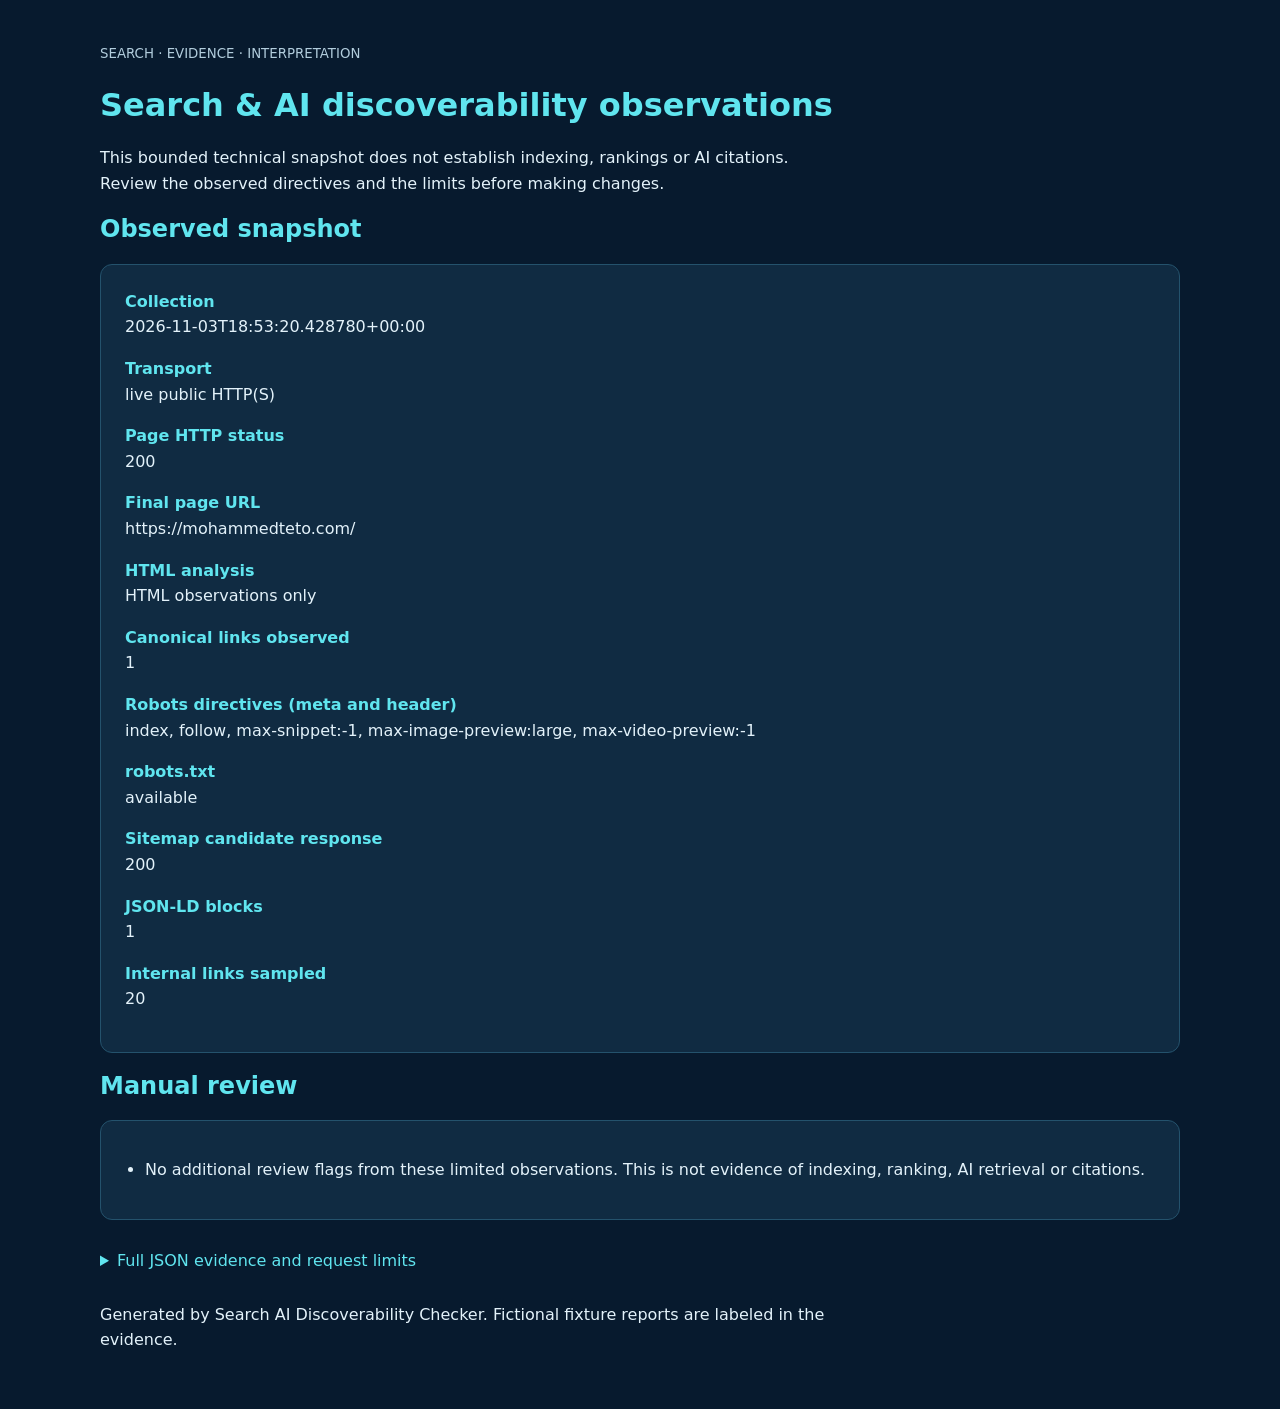
<file: case-studies/mohammedteto-com/2026-11-03/home/report.html>
<!doctype html>
<html lang="en"><head><meta charset="utf-8"><meta name="viewport" content="width=device-width,initial-scale=1"><title>Search &amp; AI discoverability observations</title><style>body{background:#071a2e;color:#e3f2fa;font:16px/1.6 system-ui,sans-serif;margin:0}main{max-width:1080px;margin:auto;padding:40px 24px}h1,h2{color:#60e5ef;line-height:1.15}p{max-width:72ch}pre,dl,ul{background:#102b42;border:1px solid #24526c;border-radius:12px;padding:24px}pre{white-space:pre-wrap;overflow-wrap:anywhere;font-size:13px}dt{color:#60e5ef;font-weight:600}dd{margin:0 0 16px;overflow-wrap:anywhere}ul{padding-left:44px}li{margin:12px 0}small{color:#b2cddd}summary{cursor:pointer;color:#60e5ef;padding:12px 0}</style></head><body><main><small>SEARCH · EVIDENCE · INTERPRETATION</small><h1>Search &amp; AI discoverability observations</h1><p>This bounded technical snapshot does not establish indexing, rankings or AI citations. Review the observed directives and the limits before making changes.</p><h2>Observed snapshot</h2><dl><dt>Collection</dt><dd>2026-11-03T18:53:20.428780+00:00</dd><dt>Transport</dt><dd>live public HTTP(S)</dd><dt>Page HTTP status</dt><dd>200</dd><dt>Final page URL</dt><dd>https://mohammedteto.com/</dd><dt>HTML analysis</dt><dd>HTML observations only</dd><dt>Canonical links observed</dt><dd>1</dd><dt>Robots directives (meta and header)</dt><dd>index, follow, max-snippet:-1, max-image-preview:large, max-video-preview:-1</dd><dt>robots.txt</dt><dd>available</dd><dt>Sitemap candidate response</dt><dd>200</dd><dt>JSON-LD blocks</dt><dd>1</dd><dt>Internal links sampled</dt><dd>20</dd></dl><h2>Manual review</h2><ul><li>No additional review flags from these limited observations. This is not evidence of indexing, ranking, AI retrieval or citations.</li></ul><details><summary>Full JSON evidence and request limits</summary><pre>{
  &quot;schema_version&quot;: 1,
  &quot;mode&quot;: &quot;observational&quot;,
  &quot;input_url&quot;: &quot;https://mohammedteto.com/&quot;,
  &quot;collected_at&quot;: &quot;2026-11-03T18:53:20.428780+00:00&quot;,
  &quot;limits&quot;: {
    &quot;resources&quot;: 3,
    &quot;http_requests&quot;: 12,
    &quot;redirects_per_resource&quot;: 3,
    &quot;body_bytes_per_response&quot;: 1048576,
    &quot;dns_wait_seconds&quot;: 5,
    &quot;request_budget_seconds&quot;: 5,
    &quot;internal_link_sample&quot;: 20
  },
  &quot;scope&quot;: &quot;One page, its origin robots.txt, and at most one same-origin sitemap candidate. Redirects bounded to three per resource.&quot;,
  &quot;interpretation&quot;: &quot;HTTP success, directives and markup do not establish indexing, ranking, AI retrieval or citations.&quot;,
  &quot;page&quot;: {
    &quot;url&quot;: &quot;https://mohammedteto.com/&quot;,
    &quot;status&quot;: 200,
    &quot;redirect_chain&quot;: [
      {
        &quot;url&quot;: &quot;https://mohammedteto.com/&quot;,
        &quot;status&quot;: 200
      }
    ],
    &quot;headers&quot;: {
      &quot;content-type&quot;: &quot;text/html; charset=UTF-8&quot;,
      &quot;content-length&quot;: &quot;24754&quot;
    },
    &quot;meta_robots&quot;: [
      &quot;index, follow, max-snippet:-1, max-image-preview:large, max-video-preview:-1&quot;
    ],
    &quot;canonicals&quot;: [
      {
        &quot;declared&quot;: &quot;https://mohammedteto.com/&quot;,
        &quot;resolved&quot;: &quot;https://mohammedteto.com/&quot;,
        &quot;valid_http_url&quot;: true
      }
    ],
    &quot;internal_links&quot;: [
      &quot;https://mohammedteto.com/&quot;,
      &quot;https://mohammedteto.com/leaders/&quot;,
      &quot;https://mohammedteto.com/organizations/&quot;,
      &quot;https://mohammedteto.com/ai-reputation/&quot;,
      &quot;https://mohammedteto.com/ai-visibility/&quot;,
      &quot;https://mohammedteto.com/method/&quot;,
      &quot;https://mohammedteto.com/insights/&quot;,
      &quot;https://mohammedteto.com/fr/&quot;,
      &quot;https://mohammedteto.com/private-assessment/&quot;,
      &quot;https://mohammedteto.com/about/&quot;,
      &quot;https://mohammedteto.com/investment/&quot;,
      &quot;https://mohammedteto.com/compare/seo-vs-aeo-vs-geo/&quot;,
      &quot;https://mohammedteto.com/insights/executive-digital-footprint/&quot;,
      &quot;https://mohammedteto.com/insights/ai-reputation-audit/&quot;,
      &quot;https://mohammedteto.com/audiences/&quot;,
      &quot;https://mohammedteto.com/ai-reputation-intelligence/&quot;,
      &quot;https://mohammedteto.com/research/&quot;,
      &quot;https://mohammedteto.com/compare/&quot;,
      &quot;https://mohammedteto.com/problems/&quot;,
      &quot;https://mohammedteto.com/platforms/&quot;
    ],
    &quot;json_ld_blocks&quot;: 1,
    &quot;json_ld_invalid_blocks&quot;: 0,
    &quot;json_ld_types&quot;: [
      &quot;Answer&quot;,
      &quot;FAQPage&quot;,
      &quot;ImageObject&quot;,
      &quot;Offer&quot;,
      &quot;Person&quot;,
      &quot;PriceSpecification&quot;,
      &quot;Question&quot;,
      &quot;WebPage&quot;,
      &quot;WebSite&quot;
    ],
    &quot;analysis&quot;: &quot;HTML observations only&quot;,
    &quot;base_element_handling&quot;: &quot;Links resolve against final page URL; HTML base elements are not applied.&quot;
  },
  &quot;robots&quot;: {
    &quot;url&quot;: &quot;https://mohammedteto.com/robots.txt&quot;,
    &quot;status&quot;: 200,
    &quot;redirect_chain&quot;: [
      {
        &quot;url&quot;: &quot;https://mohammedteto.com/robots.txt&quot;,
        &quot;status&quot;: 200
      }
    ],
    &quot;headers&quot;: {
      &quot;content-type&quot;: &quot;text/plain; charset=UTF-8&quot;,
      &quot;content-length&quot;: &quot;3416&quot;
    },
    &quot;availability&quot;: &quot;available&quot;,
    &quot;groups&quot;: [
      {
        &quot;user_agents&quot;: [
          &quot;Googlebot&quot;
        ],
        &quot;rules&quot;: [
          {
            &quot;directive&quot;: &quot;allow&quot;,
            &quot;value&quot;: &quot;/&quot;
          },
          {
            &quot;directive&quot;: &quot;crawl-delay&quot;,
            &quot;value&quot;: &quot;1&quot;
          }
        ]
      },
      {
        &quot;user_agents&quot;: [
          &quot;Googlebot-Image&quot;
        ],
        &quot;rules&quot;: [
          {
            &quot;directive&quot;: &quot;allow&quot;,
            &quot;value&quot;: &quot;/&quot;
          }
        ]
      },
      {
        &quot;user_agents&quot;: [
          &quot;Bingbot&quot;
        ],
        &quot;rules&quot;: [
          {
            &quot;directive&quot;: &quot;allow&quot;,
            &quot;value&quot;: &quot;/&quot;
          },
          {
            &quot;directive&quot;: &quot;crawl-delay&quot;,
            &quot;value&quot;: &quot;2&quot;
          }
        ]
      },
      {
        &quot;user_agents&quot;: [
          &quot;Slurp&quot;
        ],
        &quot;rules&quot;: [
          {
            &quot;directive&quot;: &quot;allow&quot;,
            &quot;value&quot;: &quot;/&quot;
          }
        ]
      },
      {
        &quot;user_agents&quot;: [
          &quot;DuckDuckBot&quot;
        ],
        &quot;rules&quot;: [
          {
            &quot;directive&quot;: &quot;allow&quot;,
            &quot;value&quot;: &quot;/&quot;
          }
        ]
      },
      {
        &quot;user_agents&quot;: [
          &quot;Baiduspider&quot;
        ],
        &quot;rules&quot;: [
          {
            &quot;directive&quot;: &quot;allow&quot;,
            &quot;value&quot;: &quot;/&quot;
          }
        ]
      },
      {
        &quot;user_agents&quot;: [
          &quot;YandexBot&quot;
        ],
        &quot;rules&quot;: [
          {
            &quot;directive&quot;: &quot;allow&quot;,
            &quot;value&quot;: &quot;/&quot;
          }
        ]
      },
      {
        &quot;user_agents&quot;: [
          &quot;facebookexternalhit&quot;
        ],
        &quot;rules&quot;: [
          {
            &quot;directive&quot;: &quot;allow&quot;,
            &quot;value&quot;: &quot;/&quot;
          }
        ]
      },
      {
        &quot;user_agents&quot;: [
          &quot;LinkedInBot&quot;
        ],
        &quot;rules&quot;: [
          {
            &quot;directive&quot;: &quot;allow&quot;,
            &quot;value&quot;: &quot;/&quot;
          }
        ]
      },
      {
        &quot;user_agents&quot;: [
          &quot;Twitterbot&quot;
        ],
        &quot;rules&quot;: [
          {
            &quot;directive&quot;: &quot;allow&quot;,
            &quot;value&quot;: &quot;/&quot;
          }
        ]
      },
      {
        &quot;user_agents&quot;: [
          &quot;GPTBot&quot;
        ],
        &quot;rules&quot;: [
          {
            &quot;directive&quot;: &quot;allow&quot;,
            &quot;value&quot;: &quot;/&quot;
          },
          {
            &quot;directive&quot;: &quot;crawl-delay&quot;,
            &quot;value&quot;: &quot;1&quot;
          }
        ]
      },
      {
        &quot;user_agents&quot;: [
          &quot;ChatGPT-User&quot;
        ],
        &quot;rules&quot;: [
          {
            &quot;directive&quot;: &quot;allow&quot;,
            &quot;value&quot;: &quot;/&quot;
          }
        ]
      },
      {
        &quot;user_agents&quot;: [
          &quot;OAI-SearchBot&quot;
        ],
        &quot;rules&quot;: [
          {
            &quot;directive&quot;: &quot;allow&quot;,
            &quot;value&quot;: &quot;/&quot;
          }
        ]
      },
      {
        &quot;user_agents&quot;: [
          &quot;ClaudeBot&quot;
        ],
        &quot;rules&quot;: [
          {
            &quot;directive&quot;: &quot;allow&quot;,
            &quot;value&quot;: &quot;/&quot;
          },
          {
            &quot;directive&quot;: &quot;crawl-delay&quot;,
            &quot;value&quot;: &quot;1&quot;
          }
        ]
      },
      {
        &quot;user_agents&quot;: [
          &quot;Claude-Web&quot;
        ],
        &quot;rules&quot;: [
          {
            &quot;directive&quot;: &quot;allow&quot;,
            &quot;value&quot;: &quot;/&quot;
          }
        ]
      },
      {
        &quot;user_agents&quot;: [
          &quot;anthropic-ai&quot;
        ],
        &quot;rules&quot;: [
          {
            &quot;directive&quot;: &quot;allow&quot;,
            &quot;value&quot;: &quot;/&quot;
          }
        ]
      },
      {
        &quot;user_agents&quot;: [
          &quot;PerplexityBot&quot;
        ],
        &quot;rules&quot;: [
          {
            &quot;directive&quot;: &quot;allow&quot;,
            &quot;value&quot;: &quot;/&quot;
          },
          {
            &quot;directive&quot;: &quot;crawl-delay&quot;,
            &quot;value&quot;: &quot;1&quot;
          }
        ]
      },
      {
        &quot;user_agents&quot;: [
          &quot;Google-Extended&quot;
        ],
        &quot;rules&quot;: [
          {
            &quot;directive&quot;: &quot;allow&quot;,
            &quot;value&quot;: &quot;/&quot;
          }
        ]
      },
      {
        &quot;user_agents&quot;: [
          &quot;Googlebot-News&quot;
        ],
        &quot;rules&quot;: [
          {
            &quot;directive&quot;: &quot;allow&quot;,
            &quot;value&quot;: &quot;/&quot;
          }
        ]
      },
      {
        &quot;user_agents&quot;: [
          &quot;meta-externalagent&quot;
        ],
        &quot;rules&quot;: [
          {
            &quot;directive&quot;: &quot;allow&quot;,
            &quot;value&quot;: &quot;/&quot;
          }
        ]
      },
      {
        &quot;user_agents&quot;: [
          &quot;FacebookBot&quot;
        ],
        &quot;rules&quot;: [
          {
            &quot;directive&quot;: &quot;allow&quot;,
            &quot;value&quot;: &quot;/&quot;
          }
        ]
      },
      {
        &quot;user_agents&quot;: [
          &quot;msnbot&quot;
        ],
        &quot;rules&quot;: [
          {
            &quot;directive&quot;: &quot;allow&quot;,
            &quot;value&quot;: &quot;/&quot;
          }
        ]
      },
      {
        &quot;user_agents&quot;: [
          &quot;BingPreview&quot;
        ],
        &quot;rules&quot;: [
          {
            &quot;directive&quot;: &quot;allow&quot;,
            &quot;value&quot;: &quot;/&quot;
          }
        ]
      },
      {
        &quot;user_agents&quot;: [
          &quot;Applebot&quot;
        ],
        &quot;rules&quot;: [
          {
            &quot;directive&quot;: &quot;allow&quot;,
            &quot;value&quot;: &quot;/&quot;
          }
        ]
      },
      {
        &quot;user_agents&quot;: [
          &quot;Applebot-Extended&quot;
        ],
        &quot;rules&quot;: [
          {
            &quot;directive&quot;: &quot;allow&quot;,
            &quot;value&quot;: &quot;/&quot;
          }
        ]
      },
      {
        &quot;user_agents&quot;: [
          &quot;cohere-ai&quot;
        ],
        &quot;rules&quot;: [
          {
            &quot;directive&quot;: &quot;allow&quot;,
            &quot;value&quot;: &quot;/&quot;
          }
        ]
      },
      {
        &quot;user_agents&quot;: [
          &quot;YouBot&quot;
        ],
        &quot;rules&quot;: [
          {
            &quot;directive&quot;: &quot;allow&quot;,
            &quot;value&quot;: &quot;/&quot;
          }
        ]
      },
      {
        &quot;user_agents&quot;: [
          &quot;MistralBot&quot;
        ],
        &quot;rules&quot;: [
          {
            &quot;directive&quot;: &quot;allow&quot;,
            &quot;value&quot;: &quot;/&quot;
          }
        ]
      },
      {
        &quot;user_agents&quot;: [
          &quot;Grok&quot;
        ],
        &quot;rules&quot;: [
          {
            &quot;directive&quot;: &quot;allow&quot;,
            &quot;value&quot;: &quot;/&quot;
          }
        ]
      },
      {
        &quot;user_agents&quot;: [
          &quot;CCBot&quot;
        ],
        &quot;rules&quot;: [
          {
            &quot;directive&quot;: &quot;allow&quot;,
            &quot;value&quot;: &quot;/&quot;
          }
        ]
      },
      {
        &quot;user_agents&quot;: [
          &quot;Diffbot&quot;
        ],
        &quot;rules&quot;: [
          {
            &quot;directive&quot;: &quot;allow&quot;,
            &quot;value&quot;: &quot;/&quot;
          }
        ]
      },
      {
        &quot;user_agents&quot;: [
          &quot;Claude-SearchBot&quot;
        ],
        &quot;rules&quot;: [
          {
            &quot;directive&quot;: &quot;allow&quot;,
            &quot;value&quot;: &quot;/&quot;
          },
          {
            &quot;directive&quot;: &quot;crawl-delay&quot;,
            &quot;value&quot;: &quot;1&quot;
          }
        ]
      },
      {
        &quot;user_agents&quot;: [
          &quot;Claude-User&quot;
        ],
        &quot;rules&quot;: [
          {
            &quot;directive&quot;: &quot;allow&quot;,
            &quot;value&quot;: &quot;/&quot;
          }
        ]
      },
      {
        &quot;user_agents&quot;: [
          &quot;Perplexity-User&quot;
        ],
        &quot;rules&quot;: [
          {
            &quot;directive&quot;: &quot;allow&quot;,
            &quot;value&quot;: &quot;/&quot;
          }
        ]
      },
      {
        &quot;user_agents&quot;: [
          &quot;*&quot;
        ],
        &quot;rules&quot;: [
          {
            &quot;directive&quot;: &quot;allow&quot;,
            &quot;value&quot;: &quot;/&quot;
          }
        ]
      }
    ],
    &quot;directives&quot;: [
      {
        &quot;directive&quot;: &quot;user-agent&quot;,
        &quot;value&quot;: &quot;Googlebot&quot;
      },
      {
        &quot;directive&quot;: &quot;allow&quot;,
        &quot;value&quot;: &quot;/&quot;
      },
      {
        &quot;directive&quot;: &quot;crawl-delay&quot;,
        &quot;value&quot;: &quot;1&quot;
      },
      {
        &quot;directive&quot;: &quot;user-agent&quot;,
        &quot;value&quot;: &quot;Googlebot-Image&quot;
      },
      {
        &quot;directive&quot;: &quot;allow&quot;,
        &quot;value&quot;: &quot;/&quot;
      },
      {
        &quot;directive&quot;: &quot;user-agent&quot;,
        &quot;value&quot;: &quot;Bingbot&quot;
      },
      {
        &quot;directive&quot;: &quot;allow&quot;,
        &quot;value&quot;: &quot;/&quot;
      },
      {
        &quot;directive&quot;: &quot;crawl-delay&quot;,
        &quot;value&quot;: &quot;2&quot;
      },
      {
        &quot;directive&quot;: &quot;user-agent&quot;,
        &quot;value&quot;: &quot;Slurp&quot;
      },
      {
        &quot;directive&quot;: &quot;allow&quot;,
        &quot;value&quot;: &quot;/&quot;
      },
      {
        &quot;directive&quot;: &quot;user-agent&quot;,
        &quot;value&quot;: &quot;DuckDuckBot&quot;
      },
      {
        &quot;directive&quot;: &quot;allow&quot;,
        &quot;value&quot;: &quot;/&quot;
      },
      {
        &quot;directive&quot;: &quot;user-agent&quot;,
        &quot;value&quot;: &quot;Baiduspider&quot;
      },
      {
        &quot;directive&quot;: &quot;allow&quot;,
        &quot;value&quot;: &quot;/&quot;
      },
      {
        &quot;directive&quot;: &quot;user-agent&quot;,
        &quot;value&quot;: &quot;YandexBot&quot;
      },
      {
        &quot;directive&quot;: &quot;allow&quot;,
        &quot;value&quot;: &quot;/&quot;
      },
      {
        &quot;directive&quot;: &quot;user-agent&quot;,
        &quot;value&quot;: &quot;facebookexternalhit&quot;
      },
      {
        &quot;directive&quot;: &quot;allow&quot;,
        &quot;value&quot;: &quot;/&quot;
      },
      {
        &quot;directive&quot;: &quot;user-agent&quot;,
        &quot;value&quot;: &quot;LinkedInBot&quot;
      },
      {
        &quot;directive&quot;: &quot;allow&quot;,
        &quot;value&quot;: &quot;/&quot;
      },
      {
        &quot;directive&quot;: &quot;user-agent&quot;,
        &quot;value&quot;: &quot;Twitterbot&quot;
      },
      {
        &quot;directive&quot;: &quot;allow&quot;,
        &quot;value&quot;: &quot;/&quot;
      },
      {
        &quot;directive&quot;: &quot;user-agent&quot;,
        &quot;value&quot;: &quot;GPTBot&quot;
      },
      {
        &quot;directive&quot;: &quot;allow&quot;,
        &quot;value&quot;: &quot;/&quot;
      },
      {
        &quot;directive&quot;: &quot;crawl-delay&quot;,
        &quot;value&quot;: &quot;1&quot;
      },
      {
        &quot;directive&quot;: &quot;user-agent&quot;,
        &quot;value&quot;: &quot;ChatGPT-User&quot;
      },
      {
        &quot;directive&quot;: &quot;allow&quot;,
        &quot;value&quot;: &quot;/&quot;
      },
      {
        &quot;directive&quot;: &quot;user-agent&quot;,
        &quot;value&quot;: &quot;OAI-SearchBot&quot;
      },
      {
        &quot;directive&quot;: &quot;allow&quot;,
        &quot;value&quot;: &quot;/&quot;
      },
      {
        &quot;directive&quot;: &quot;user-agent&quot;,
        &quot;value&quot;: &quot;ClaudeBot&quot;
      },
      {
        &quot;directive&quot;: &quot;allow&quot;,
        &quot;value&quot;: &quot;/&quot;
      },
      {
        &quot;directive&quot;: &quot;crawl-delay&quot;,
        &quot;value&quot;: &quot;1&quot;
      },
      {
        &quot;directive&quot;: &quot;user-agent&quot;,
        &quot;value&quot;: &quot;Claude-Web&quot;
      },
      {
        &quot;directive&quot;: &quot;allow&quot;,
        &quot;value&quot;: &quot;/&quot;
      },
      {
        &quot;directive&quot;: &quot;user-agent&quot;,
        &quot;value&quot;: &quot;anthropic-ai&quot;
      },
      {
        &quot;directive&quot;: &quot;allow&quot;,
        &quot;value&quot;: &quot;/&quot;
      },
      {
        &quot;directive&quot;: &quot;user-agent&quot;,
        &quot;value&quot;: &quot;PerplexityBot&quot;
      },
      {
        &quot;directive&quot;: &quot;allow&quot;,
        &quot;value&quot;: &quot;/&quot;
      },
      {
        &quot;directive&quot;: &quot;crawl-delay&quot;,
        &quot;value&quot;: &quot;1&quot;
      },
      {
        &quot;directive&quot;: &quot;user-agent&quot;,
        &quot;value&quot;: &quot;Google-Extended&quot;
      },
      {
        &quot;directive&quot;: &quot;allow&quot;,
        &quot;value&quot;: &quot;/&quot;
      },
      {
        &quot;directive&quot;: &quot;user-agent&quot;,
        &quot;value&quot;: &quot;Googlebot-News&quot;
      },
      {
        &quot;directive&quot;: &quot;allow&quot;,
        &quot;value&quot;: &quot;/&quot;
      },
      {
        &quot;directive&quot;: &quot;user-agent&quot;,
        &quot;value&quot;: &quot;meta-externalagent&quot;
      },
      {
        &quot;directive&quot;: &quot;allow&quot;,
        &quot;value&quot;: &quot;/&quot;
      },
      {
        &quot;directive&quot;: &quot;user-agent&quot;,
        &quot;value&quot;: &quot;FacebookBot&quot;
      },
      {
        &quot;directive&quot;: &quot;allow&quot;,
        &quot;value&quot;: &quot;/&quot;
      },
      {
        &quot;directive&quot;: &quot;user-agent&quot;,
        &quot;value&quot;: &quot;msnbot&quot;
      },
      {
        &quot;directive&quot;: &quot;allow&quot;,
        &quot;value&quot;: &quot;/&quot;
      },
      {
        &quot;directive&quot;: &quot;user-agent&quot;,
        &quot;value&quot;: &quot;BingPreview&quot;
      },
      {
        &quot;directive&quot;: &quot;allow&quot;,
        &quot;value&quot;: &quot;/&quot;
      },
      {
        &quot;directive&quot;: &quot;user-agent&quot;,
        &quot;value&quot;: &quot;Applebot&quot;
      },
      {
        &quot;directive&quot;: &quot;allow&quot;,
        &quot;value&quot;: &quot;/&quot;
      },
      {
        &quot;directive&quot;: &quot;user-agent&quot;,
        &quot;value&quot;: &quot;Applebot-Extended&quot;
      },
      {
        &quot;directive&quot;: &quot;allow&quot;,
        &quot;value&quot;: &quot;/&quot;
      },
      {
        &quot;directive&quot;: &quot;user-agent&quot;,
        &quot;value&quot;: &quot;cohere-ai&quot;
      },
      {
        &quot;directive&quot;: &quot;allow&quot;,
        &quot;value&quot;: &quot;/&quot;
      },
      {
        &quot;directive&quot;: &quot;user-agent&quot;,
        &quot;value&quot;: &quot;YouBot&quot;
      },
      {
        &quot;directive&quot;: &quot;allow&quot;,
        &quot;value&quot;: &quot;/&quot;
      },
      {
        &quot;directive&quot;: &quot;user-agent&quot;,
        &quot;value&quot;: &quot;MistralBot&quot;
      },
      {
        &quot;directive&quot;: &quot;allow&quot;,
        &quot;value&quot;: &quot;/&quot;
      },
      {
        &quot;directive&quot;: &quot;user-agent&quot;,
        &quot;value&quot;: &quot;Grok&quot;
      },
      {
        &quot;directive&quot;: &quot;allow&quot;,
        &quot;value&quot;: &quot;/&quot;
      },
      {
        &quot;directive&quot;: &quot;user-agent&quot;,
        &quot;value&quot;: &quot;CCBot&quot;
      },
      {
        &quot;directive&quot;: &quot;allow&quot;,
        &quot;value&quot;: &quot;/&quot;
      },
      {
        &quot;directive&quot;: &quot;user-agent&quot;,
        &quot;value&quot;: &quot;Diffbot&quot;
      },
      {
        &quot;directive&quot;: &quot;allow&quot;,
        &quot;value&quot;: &quot;/&quot;
      },
      {
        &quot;directive&quot;: &quot;user-agent&quot;,
        &quot;value&quot;: &quot;Claude-SearchBot&quot;
      },
      {
        &quot;directive&quot;: &quot;allow&quot;,
        &quot;value&quot;: &quot;/&quot;
      },
      {
        &quot;directive&quot;: &quot;crawl-delay&quot;,
        &quot;value&quot;: &quot;1&quot;
      },
      {
        &quot;directive&quot;: &quot;user-agent&quot;,
        &quot;value&quot;: &quot;Claude-User&quot;
      },
      {
        &quot;directive&quot;: &quot;allow&quot;,
        &quot;value&quot;: &quot;/&quot;
      },
      {
        &quot;directive&quot;: &quot;user-agent&quot;,
        &quot;value&quot;: &quot;Perplexity-User&quot;
      },
      {
        &quot;directive&quot;: &quot;allow&quot;,
        &quot;value&quot;: &quot;/&quot;
      },
      {
        &quot;directive&quot;: &quot;user-agent&quot;,
        &quot;value&quot;: &quot;*&quot;
      },
      {
        &quot;directive&quot;: &quot;allow&quot;,
        &quot;value&quot;: &quot;/&quot;
      },
      {
        &quot;directive&quot;: &quot;sitemap&quot;,
        &quot;value&quot;: &quot;https://mohammedteto.com/sitemap.xml&quot;
      }
    ],
    &quot;sitemaps&quot;: [
      &quot;https://mohammedteto.com/sitemap.xml&quot;
    ],
    &quot;interpretation&quot;: &quot;Manual review required; no engine-specific allow/deny decision is calculated.&quot;
  },
  &quot;sitemap&quot;: {
    &quot;url&quot;: &quot;https://mohammedteto.com/sitemap.xml&quot;,
    &quot;status&quot;: 200,
    &quot;redirect_chain&quot;: [
      {
        &quot;url&quot;: &quot;https://mohammedteto.com/sitemap.xml&quot;,
        &quot;status&quot;: 200
      }
    ],
    &quot;headers&quot;: {
      &quot;content-type&quot;: &quot;application/xml&quot;,
      &quot;content-length&quot;: &quot;598&quot;
    },
    &quot;note&quot;: &quot;Response observed only; XML validity, listed URLs and sitemap index children are not evaluated.&quot;
  },
  &quot;transport&quot;: &quot;live public HTTP(S)&quot;
}</pre></details><p>Generated by Search AI Discoverability Checker. Fictional fixture reports are labeled in the evidence.</p></main></body></html>
</file>
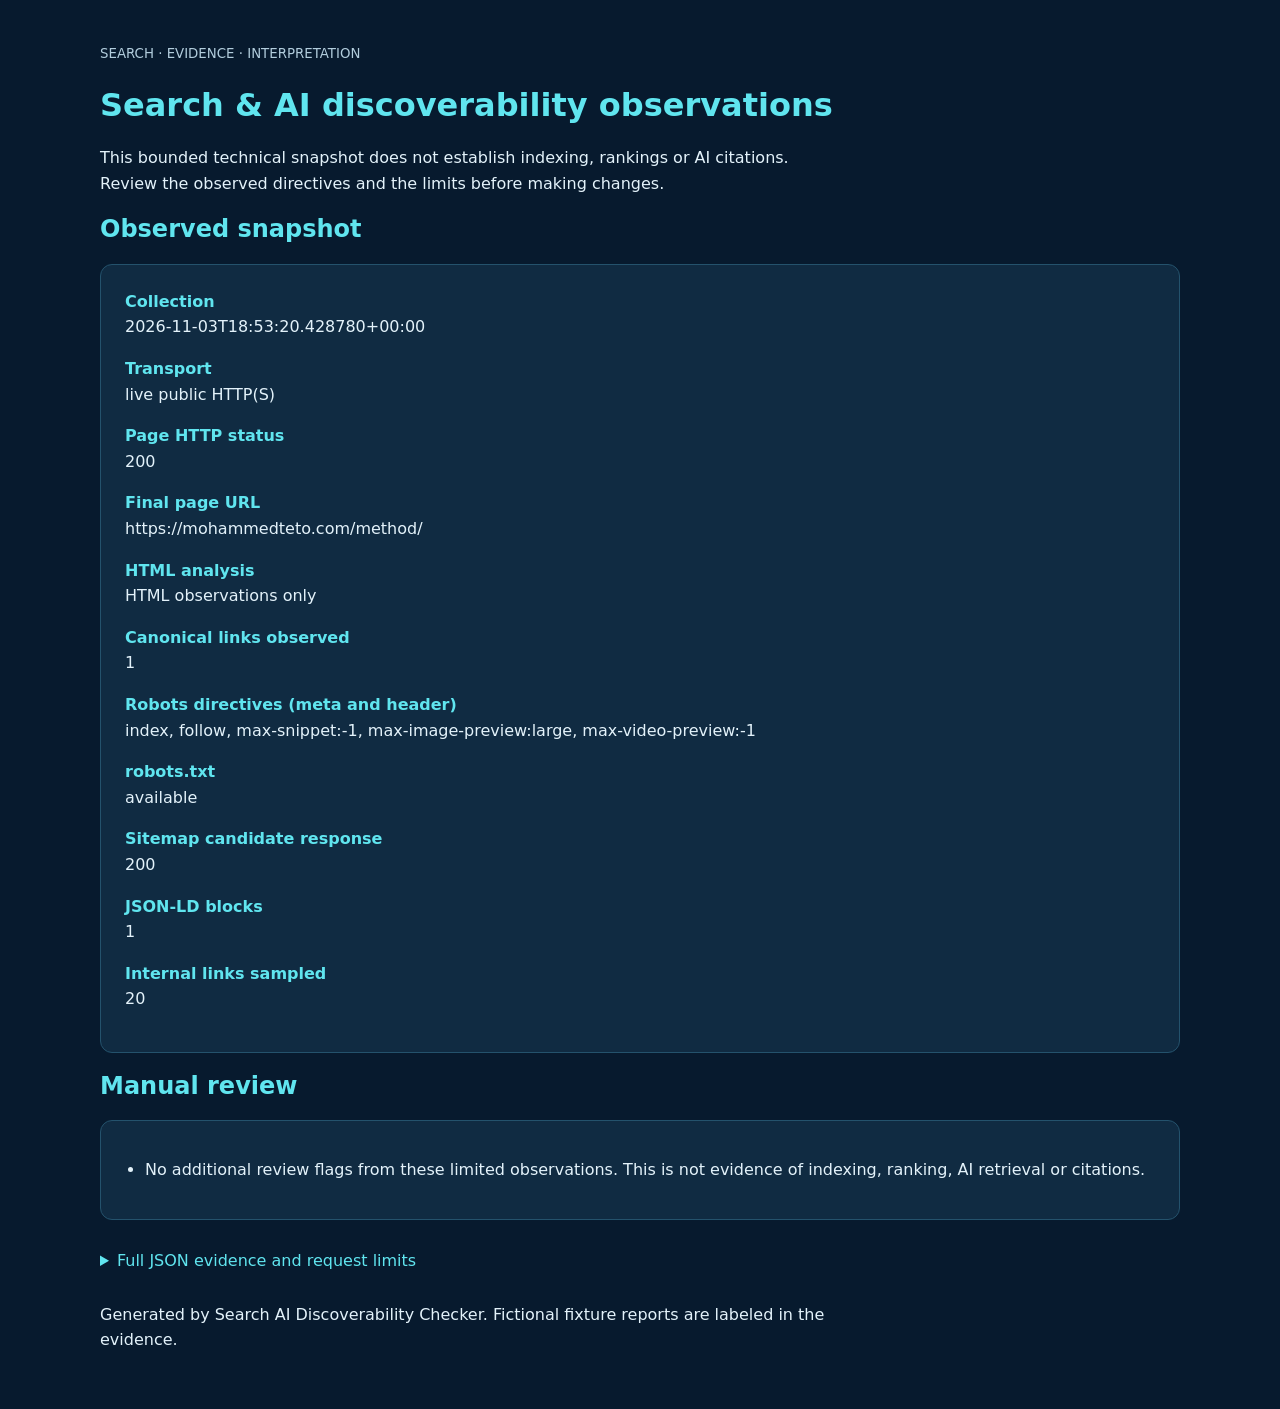
<file: case-studies/mohammedteto-com/2026-11-03/method/report.html>
<!doctype html>
<html lang="en"><head><meta charset="utf-8"><meta name="viewport" content="width=device-width,initial-scale=1"><title>Search &amp; AI discoverability observations</title><style>body{background:#071a2e;color:#e3f2fa;font:16px/1.6 system-ui,sans-serif;margin:0}main{max-width:1080px;margin:auto;padding:40px 24px}h1,h2{color:#60e5ef;line-height:1.15}p{max-width:72ch}pre,dl,ul{background:#102b42;border:1px solid #24526c;border-radius:12px;padding:24px}pre{white-space:pre-wrap;overflow-wrap:anywhere;font-size:13px}dt{color:#60e5ef;font-weight:600}dd{margin:0 0 16px;overflow-wrap:anywhere}ul{padding-left:44px}li{margin:12px 0}small{color:#b2cddd}summary{cursor:pointer;color:#60e5ef;padding:12px 0}</style></head><body><main><small>SEARCH · EVIDENCE · INTERPRETATION</small><h1>Search &amp; AI discoverability observations</h1><p>This bounded technical snapshot does not establish indexing, rankings or AI citations. Review the observed directives and the limits before making changes.</p><h2>Observed snapshot</h2><dl><dt>Collection</dt><dd>2026-11-03T18:53:20.428780+00:00</dd><dt>Transport</dt><dd>live public HTTP(S)</dd><dt>Page HTTP status</dt><dd>200</dd><dt>Final page URL</dt><dd>https://mohammedteto.com/method/</dd><dt>HTML analysis</dt><dd>HTML observations only</dd><dt>Canonical links observed</dt><dd>1</dd><dt>Robots directives (meta and header)</dt><dd>index, follow, max-snippet:-1, max-image-preview:large, max-video-preview:-1</dd><dt>robots.txt</dt><dd>available</dd><dt>Sitemap candidate response</dt><dd>200</dd><dt>JSON-LD blocks</dt><dd>1</dd><dt>Internal links sampled</dt><dd>20</dd></dl><h2>Manual review</h2><ul><li>No additional review flags from these limited observations. This is not evidence of indexing, ranking, AI retrieval or citations.</li></ul><details><summary>Full JSON evidence and request limits</summary><pre>{
  &quot;schema_version&quot;: 1,
  &quot;mode&quot;: &quot;observational&quot;,
  &quot;input_url&quot;: &quot;https://mohammedteto.com/method/&quot;,
  &quot;collected_at&quot;: &quot;2026-11-03T18:53:20.428780+00:00&quot;,
  &quot;limits&quot;: {
    &quot;resources&quot;: 3,
    &quot;http_requests&quot;: 12,
    &quot;redirects_per_resource&quot;: 3,
    &quot;body_bytes_per_response&quot;: 1048576,
    &quot;dns_wait_seconds&quot;: 5,
    &quot;request_budget_seconds&quot;: 5,
    &quot;internal_link_sample&quot;: 20
  },
  &quot;scope&quot;: &quot;One page, its origin robots.txt, and at most one same-origin sitemap candidate. Redirects bounded to three per resource.&quot;,
  &quot;interpretation&quot;: &quot;HTTP success, directives and markup do not establish indexing, ranking, AI retrieval or citations.&quot;,
  &quot;page&quot;: {
    &quot;url&quot;: &quot;https://mohammedteto.com/method/&quot;,
    &quot;status&quot;: 200,
    &quot;redirect_chain&quot;: [
      {
        &quot;url&quot;: &quot;https://mohammedteto.com/method/&quot;,
        &quot;status&quot;: 200
      }
    ],
    &quot;headers&quot;: {
      &quot;content-type&quot;: &quot;text/html; charset=UTF-8&quot;,
      &quot;content-length&quot;: &quot;23772&quot;
    },
    &quot;meta_robots&quot;: [
      &quot;index, follow, max-snippet:-1, max-image-preview:large, max-video-preview:-1&quot;
    ],
    &quot;canonicals&quot;: [
      {
        &quot;declared&quot;: &quot;https://mohammedteto.com/method/&quot;,
        &quot;resolved&quot;: &quot;https://mohammedteto.com/method/&quot;,
        &quot;valid_http_url&quot;: true
      }
    ],
    &quot;internal_links&quot;: [
      &quot;https://mohammedteto.com/method/&quot;,
      &quot;https://mohammedteto.com/&quot;,
      &quot;https://mohammedteto.com/leaders/&quot;,
      &quot;https://mohammedteto.com/organizations/&quot;,
      &quot;https://mohammedteto.com/ai-reputation/&quot;,
      &quot;https://mohammedteto.com/ai-visibility/&quot;,
      &quot;https://mohammedteto.com/insights/&quot;,
      &quot;https://mohammedteto.com/fr/methode/&quot;,
      &quot;https://mohammedteto.com/private-assessment/&quot;,
      &quot;https://mohammedteto.com/about/&quot;,
      &quot;https://mohammedteto.com/ai-reputation-intelligence/&quot;,
      &quot;https://mohammedteto.com/investment/&quot;,
      &quot;https://mohammedteto.com/research/&quot;,
      &quot;https://mohammedteto.com/audiences/&quot;,
      &quot;https://mohammedteto.com/compare/&quot;,
      &quot;https://mohammedteto.com/problems/&quot;,
      &quot;https://mohammedteto.com/platforms/&quot;,
      &quot;https://mohammedteto.com/markets/&quot;,
      &quot;https://mohammedteto.com/glossary/&quot;,
      &quot;https://mohammedteto.com/legal-notice/&quot;
    ],
    &quot;json_ld_blocks&quot;: 1,
    &quot;json_ld_invalid_blocks&quot;: 0,
    &quot;json_ld_types&quot;: [
      &quot;Answer&quot;,
      &quot;BreadcrumbList&quot;,
      &quot;FAQPage&quot;,
      &quot;ImageObject&quot;,
      &quot;ListItem&quot;,
      &quot;Person&quot;,
      &quot;Question&quot;,
      &quot;WebPage&quot;,
      &quot;WebSite&quot;
    ],
    &quot;analysis&quot;: &quot;HTML observations only&quot;,
    &quot;base_element_handling&quot;: &quot;Links resolve against final page URL; HTML base elements are not applied.&quot;
  },
  &quot;robots&quot;: {
    &quot;url&quot;: &quot;https://mohammedteto.com/robots.txt&quot;,
    &quot;status&quot;: 200,
    &quot;redirect_chain&quot;: [
      {
        &quot;url&quot;: &quot;https://mohammedteto.com/robots.txt&quot;,
        &quot;status&quot;: 200
      }
    ],
    &quot;headers&quot;: {
      &quot;content-type&quot;: &quot;text/plain; charset=UTF-8&quot;,
      &quot;content-length&quot;: &quot;3416&quot;
    },
    &quot;availability&quot;: &quot;available&quot;,
    &quot;groups&quot;: [
      {
        &quot;user_agents&quot;: [
          &quot;Googlebot&quot;
        ],
        &quot;rules&quot;: [
          {
            &quot;directive&quot;: &quot;allow&quot;,
            &quot;value&quot;: &quot;/&quot;
          },
          {
            &quot;directive&quot;: &quot;crawl-delay&quot;,
            &quot;value&quot;: &quot;1&quot;
          }
        ]
      },
      {
        &quot;user_agents&quot;: [
          &quot;Googlebot-Image&quot;
        ],
        &quot;rules&quot;: [
          {
            &quot;directive&quot;: &quot;allow&quot;,
            &quot;value&quot;: &quot;/&quot;
          }
        ]
      },
      {
        &quot;user_agents&quot;: [
          &quot;Bingbot&quot;
        ],
        &quot;rules&quot;: [
          {
            &quot;directive&quot;: &quot;allow&quot;,
            &quot;value&quot;: &quot;/&quot;
          },
          {
            &quot;directive&quot;: &quot;crawl-delay&quot;,
            &quot;value&quot;: &quot;2&quot;
          }
        ]
      },
      {
        &quot;user_agents&quot;: [
          &quot;Slurp&quot;
        ],
        &quot;rules&quot;: [
          {
            &quot;directive&quot;: &quot;allow&quot;,
            &quot;value&quot;: &quot;/&quot;
          }
        ]
      },
      {
        &quot;user_agents&quot;: [
          &quot;DuckDuckBot&quot;
        ],
        &quot;rules&quot;: [
          {
            &quot;directive&quot;: &quot;allow&quot;,
            &quot;value&quot;: &quot;/&quot;
          }
        ]
      },
      {
        &quot;user_agents&quot;: [
          &quot;Baiduspider&quot;
        ],
        &quot;rules&quot;: [
          {
            &quot;directive&quot;: &quot;allow&quot;,
            &quot;value&quot;: &quot;/&quot;
          }
        ]
      },
      {
        &quot;user_agents&quot;: [
          &quot;YandexBot&quot;
        ],
        &quot;rules&quot;: [
          {
            &quot;directive&quot;: &quot;allow&quot;,
            &quot;value&quot;: &quot;/&quot;
          }
        ]
      },
      {
        &quot;user_agents&quot;: [
          &quot;facebookexternalhit&quot;
        ],
        &quot;rules&quot;: [
          {
            &quot;directive&quot;: &quot;allow&quot;,
            &quot;value&quot;: &quot;/&quot;
          }
        ]
      },
      {
        &quot;user_agents&quot;: [
          &quot;LinkedInBot&quot;
        ],
        &quot;rules&quot;: [
          {
            &quot;directive&quot;: &quot;allow&quot;,
            &quot;value&quot;: &quot;/&quot;
          }
        ]
      },
      {
        &quot;user_agents&quot;: [
          &quot;Twitterbot&quot;
        ],
        &quot;rules&quot;: [
          {
            &quot;directive&quot;: &quot;allow&quot;,
            &quot;value&quot;: &quot;/&quot;
          }
        ]
      },
      {
        &quot;user_agents&quot;: [
          &quot;GPTBot&quot;
        ],
        &quot;rules&quot;: [
          {
            &quot;directive&quot;: &quot;allow&quot;,
            &quot;value&quot;: &quot;/&quot;
          },
          {
            &quot;directive&quot;: &quot;crawl-delay&quot;,
            &quot;value&quot;: &quot;1&quot;
          }
        ]
      },
      {
        &quot;user_agents&quot;: [
          &quot;ChatGPT-User&quot;
        ],
        &quot;rules&quot;: [
          {
            &quot;directive&quot;: &quot;allow&quot;,
            &quot;value&quot;: &quot;/&quot;
          }
        ]
      },
      {
        &quot;user_agents&quot;: [
          &quot;OAI-SearchBot&quot;
        ],
        &quot;rules&quot;: [
          {
            &quot;directive&quot;: &quot;allow&quot;,
            &quot;value&quot;: &quot;/&quot;
          }
        ]
      },
      {
        &quot;user_agents&quot;: [
          &quot;ClaudeBot&quot;
        ],
        &quot;rules&quot;: [
          {
            &quot;directive&quot;: &quot;allow&quot;,
            &quot;value&quot;: &quot;/&quot;
          },
          {
            &quot;directive&quot;: &quot;crawl-delay&quot;,
            &quot;value&quot;: &quot;1&quot;
          }
        ]
      },
      {
        &quot;user_agents&quot;: [
          &quot;Claude-Web&quot;
        ],
        &quot;rules&quot;: [
          {
            &quot;directive&quot;: &quot;allow&quot;,
            &quot;value&quot;: &quot;/&quot;
          }
        ]
      },
      {
        &quot;user_agents&quot;: [
          &quot;anthropic-ai&quot;
        ],
        &quot;rules&quot;: [
          {
            &quot;directive&quot;: &quot;allow&quot;,
            &quot;value&quot;: &quot;/&quot;
          }
        ]
      },
      {
        &quot;user_agents&quot;: [
          &quot;PerplexityBot&quot;
        ],
        &quot;rules&quot;: [
          {
            &quot;directive&quot;: &quot;allow&quot;,
            &quot;value&quot;: &quot;/&quot;
          },
          {
            &quot;directive&quot;: &quot;crawl-delay&quot;,
            &quot;value&quot;: &quot;1&quot;
          }
        ]
      },
      {
        &quot;user_agents&quot;: [
          &quot;Google-Extended&quot;
        ],
        &quot;rules&quot;: [
          {
            &quot;directive&quot;: &quot;allow&quot;,
            &quot;value&quot;: &quot;/&quot;
          }
        ]
      },
      {
        &quot;user_agents&quot;: [
          &quot;Googlebot-News&quot;
        ],
        &quot;rules&quot;: [
          {
            &quot;directive&quot;: &quot;allow&quot;,
            &quot;value&quot;: &quot;/&quot;
          }
        ]
      },
      {
        &quot;user_agents&quot;: [
          &quot;meta-externalagent&quot;
        ],
        &quot;rules&quot;: [
          {
            &quot;directive&quot;: &quot;allow&quot;,
            &quot;value&quot;: &quot;/&quot;
          }
        ]
      },
      {
        &quot;user_agents&quot;: [
          &quot;FacebookBot&quot;
        ],
        &quot;rules&quot;: [
          {
            &quot;directive&quot;: &quot;allow&quot;,
            &quot;value&quot;: &quot;/&quot;
          }
        ]
      },
      {
        &quot;user_agents&quot;: [
          &quot;msnbot&quot;
        ],
        &quot;rules&quot;: [
          {
            &quot;directive&quot;: &quot;allow&quot;,
            &quot;value&quot;: &quot;/&quot;
          }
        ]
      },
      {
        &quot;user_agents&quot;: [
          &quot;BingPreview&quot;
        ],
        &quot;rules&quot;: [
          {
            &quot;directive&quot;: &quot;allow&quot;,
            &quot;value&quot;: &quot;/&quot;
          }
        ]
      },
      {
        &quot;user_agents&quot;: [
          &quot;Applebot&quot;
        ],
        &quot;rules&quot;: [
          {
            &quot;directive&quot;: &quot;allow&quot;,
            &quot;value&quot;: &quot;/&quot;
          }
        ]
      },
      {
        &quot;user_agents&quot;: [
          &quot;Applebot-Extended&quot;
        ],
        &quot;rules&quot;: [
          {
            &quot;directive&quot;: &quot;allow&quot;,
            &quot;value&quot;: &quot;/&quot;
          }
        ]
      },
      {
        &quot;user_agents&quot;: [
          &quot;cohere-ai&quot;
        ],
        &quot;rules&quot;: [
          {
            &quot;directive&quot;: &quot;allow&quot;,
            &quot;value&quot;: &quot;/&quot;
          }
        ]
      },
      {
        &quot;user_agents&quot;: [
          &quot;YouBot&quot;
        ],
        &quot;rules&quot;: [
          {
            &quot;directive&quot;: &quot;allow&quot;,
            &quot;value&quot;: &quot;/&quot;
          }
        ]
      },
      {
        &quot;user_agents&quot;: [
          &quot;MistralBot&quot;
        ],
        &quot;rules&quot;: [
          {
            &quot;directive&quot;: &quot;allow&quot;,
            &quot;value&quot;: &quot;/&quot;
          }
        ]
      },
      {
        &quot;user_agents&quot;: [
          &quot;Grok&quot;
        ],
        &quot;rules&quot;: [
          {
            &quot;directive&quot;: &quot;allow&quot;,
            &quot;value&quot;: &quot;/&quot;
          }
        ]
      },
      {
        &quot;user_agents&quot;: [
          &quot;CCBot&quot;
        ],
        &quot;rules&quot;: [
          {
            &quot;directive&quot;: &quot;allow&quot;,
            &quot;value&quot;: &quot;/&quot;
          }
        ]
      },
      {
        &quot;user_agents&quot;: [
          &quot;Diffbot&quot;
        ],
        &quot;rules&quot;: [
          {
            &quot;directive&quot;: &quot;allow&quot;,
            &quot;value&quot;: &quot;/&quot;
          }
        ]
      },
      {
        &quot;user_agents&quot;: [
          &quot;Claude-SearchBot&quot;
        ],
        &quot;rules&quot;: [
          {
            &quot;directive&quot;: &quot;allow&quot;,
            &quot;value&quot;: &quot;/&quot;
          },
          {
            &quot;directive&quot;: &quot;crawl-delay&quot;,
            &quot;value&quot;: &quot;1&quot;
          }
        ]
      },
      {
        &quot;user_agents&quot;: [
          &quot;Claude-User&quot;
        ],
        &quot;rules&quot;: [
          {
            &quot;directive&quot;: &quot;allow&quot;,
            &quot;value&quot;: &quot;/&quot;
          }
        ]
      },
      {
        &quot;user_agents&quot;: [
          &quot;Perplexity-User&quot;
        ],
        &quot;rules&quot;: [
          {
            &quot;directive&quot;: &quot;allow&quot;,
            &quot;value&quot;: &quot;/&quot;
          }
        ]
      },
      {
        &quot;user_agents&quot;: [
          &quot;*&quot;
        ],
        &quot;rules&quot;: [
          {
            &quot;directive&quot;: &quot;allow&quot;,
            &quot;value&quot;: &quot;/&quot;
          }
        ]
      }
    ],
    &quot;directives&quot;: [
      {
        &quot;directive&quot;: &quot;user-agent&quot;,
        &quot;value&quot;: &quot;Googlebot&quot;
      },
      {
        &quot;directive&quot;: &quot;allow&quot;,
        &quot;value&quot;: &quot;/&quot;
      },
      {
        &quot;directive&quot;: &quot;crawl-delay&quot;,
        &quot;value&quot;: &quot;1&quot;
      },
      {
        &quot;directive&quot;: &quot;user-agent&quot;,
        &quot;value&quot;: &quot;Googlebot-Image&quot;
      },
      {
        &quot;directive&quot;: &quot;allow&quot;,
        &quot;value&quot;: &quot;/&quot;
      },
      {
        &quot;directive&quot;: &quot;user-agent&quot;,
        &quot;value&quot;: &quot;Bingbot&quot;
      },
      {
        &quot;directive&quot;: &quot;allow&quot;,
        &quot;value&quot;: &quot;/&quot;
      },
      {
        &quot;directive&quot;: &quot;crawl-delay&quot;,
        &quot;value&quot;: &quot;2&quot;
      },
      {
        &quot;directive&quot;: &quot;user-agent&quot;,
        &quot;value&quot;: &quot;Slurp&quot;
      },
      {
        &quot;directive&quot;: &quot;allow&quot;,
        &quot;value&quot;: &quot;/&quot;
      },
      {
        &quot;directive&quot;: &quot;user-agent&quot;,
        &quot;value&quot;: &quot;DuckDuckBot&quot;
      },
      {
        &quot;directive&quot;: &quot;allow&quot;,
        &quot;value&quot;: &quot;/&quot;
      },
      {
        &quot;directive&quot;: &quot;user-agent&quot;,
        &quot;value&quot;: &quot;Baiduspider&quot;
      },
      {
        &quot;directive&quot;: &quot;allow&quot;,
        &quot;value&quot;: &quot;/&quot;
      },
      {
        &quot;directive&quot;: &quot;user-agent&quot;,
        &quot;value&quot;: &quot;YandexBot&quot;
      },
      {
        &quot;directive&quot;: &quot;allow&quot;,
        &quot;value&quot;: &quot;/&quot;
      },
      {
        &quot;directive&quot;: &quot;user-agent&quot;,
        &quot;value&quot;: &quot;facebookexternalhit&quot;
      },
      {
        &quot;directive&quot;: &quot;allow&quot;,
        &quot;value&quot;: &quot;/&quot;
      },
      {
        &quot;directive&quot;: &quot;user-agent&quot;,
        &quot;value&quot;: &quot;LinkedInBot&quot;
      },
      {
        &quot;directive&quot;: &quot;allow&quot;,
        &quot;value&quot;: &quot;/&quot;
      },
      {
        &quot;directive&quot;: &quot;user-agent&quot;,
        &quot;value&quot;: &quot;Twitterbot&quot;
      },
      {
        &quot;directive&quot;: &quot;allow&quot;,
        &quot;value&quot;: &quot;/&quot;
      },
      {
        &quot;directive&quot;: &quot;user-agent&quot;,
        &quot;value&quot;: &quot;GPTBot&quot;
      },
      {
        &quot;directive&quot;: &quot;allow&quot;,
        &quot;value&quot;: &quot;/&quot;
      },
      {
        &quot;directive&quot;: &quot;crawl-delay&quot;,
        &quot;value&quot;: &quot;1&quot;
      },
      {
        &quot;directive&quot;: &quot;user-agent&quot;,
        &quot;value&quot;: &quot;ChatGPT-User&quot;
      },
      {
        &quot;directive&quot;: &quot;allow&quot;,
        &quot;value&quot;: &quot;/&quot;
      },
      {
        &quot;directive&quot;: &quot;user-agent&quot;,
        &quot;value&quot;: &quot;OAI-SearchBot&quot;
      },
      {
        &quot;directive&quot;: &quot;allow&quot;,
        &quot;value&quot;: &quot;/&quot;
      },
      {
        &quot;directive&quot;: &quot;user-agent&quot;,
        &quot;value&quot;: &quot;ClaudeBot&quot;
      },
      {
        &quot;directive&quot;: &quot;allow&quot;,
        &quot;value&quot;: &quot;/&quot;
      },
      {
        &quot;directive&quot;: &quot;crawl-delay&quot;,
        &quot;value&quot;: &quot;1&quot;
      },
      {
        &quot;directive&quot;: &quot;user-agent&quot;,
        &quot;value&quot;: &quot;Claude-Web&quot;
      },
      {
        &quot;directive&quot;: &quot;allow&quot;,
        &quot;value&quot;: &quot;/&quot;
      },
      {
        &quot;directive&quot;: &quot;user-agent&quot;,
        &quot;value&quot;: &quot;anthropic-ai&quot;
      },
      {
        &quot;directive&quot;: &quot;allow&quot;,
        &quot;value&quot;: &quot;/&quot;
      },
      {
        &quot;directive&quot;: &quot;user-agent&quot;,
        &quot;value&quot;: &quot;PerplexityBot&quot;
      },
      {
        &quot;directive&quot;: &quot;allow&quot;,
        &quot;value&quot;: &quot;/&quot;
      },
      {
        &quot;directive&quot;: &quot;crawl-delay&quot;,
        &quot;value&quot;: &quot;1&quot;
      },
      {
        &quot;directive&quot;: &quot;user-agent&quot;,
        &quot;value&quot;: &quot;Google-Extended&quot;
      },
      {
        &quot;directive&quot;: &quot;allow&quot;,
        &quot;value&quot;: &quot;/&quot;
      },
      {
        &quot;directive&quot;: &quot;user-agent&quot;,
        &quot;value&quot;: &quot;Googlebot-News&quot;
      },
      {
        &quot;directive&quot;: &quot;allow&quot;,
        &quot;value&quot;: &quot;/&quot;
      },
      {
        &quot;directive&quot;: &quot;user-agent&quot;,
        &quot;value&quot;: &quot;meta-externalagent&quot;
      },
      {
        &quot;directive&quot;: &quot;allow&quot;,
        &quot;value&quot;: &quot;/&quot;
      },
      {
        &quot;directive&quot;: &quot;user-agent&quot;,
        &quot;value&quot;: &quot;FacebookBot&quot;
      },
      {
        &quot;directive&quot;: &quot;allow&quot;,
        &quot;value&quot;: &quot;/&quot;
      },
      {
        &quot;directive&quot;: &quot;user-agent&quot;,
        &quot;value&quot;: &quot;msnbot&quot;
      },
      {
        &quot;directive&quot;: &quot;allow&quot;,
        &quot;value&quot;: &quot;/&quot;
      },
      {
        &quot;directive&quot;: &quot;user-agent&quot;,
        &quot;value&quot;: &quot;BingPreview&quot;
      },
      {
        &quot;directive&quot;: &quot;allow&quot;,
        &quot;value&quot;: &quot;/&quot;
      },
      {
        &quot;directive&quot;: &quot;user-agent&quot;,
        &quot;value&quot;: &quot;Applebot&quot;
      },
      {
        &quot;directive&quot;: &quot;allow&quot;,
        &quot;value&quot;: &quot;/&quot;
      },
      {
        &quot;directive&quot;: &quot;user-agent&quot;,
        &quot;value&quot;: &quot;Applebot-Extended&quot;
      },
      {
        &quot;directive&quot;: &quot;allow&quot;,
        &quot;value&quot;: &quot;/&quot;
      },
      {
        &quot;directive&quot;: &quot;user-agent&quot;,
        &quot;value&quot;: &quot;cohere-ai&quot;
      },
      {
        &quot;directive&quot;: &quot;allow&quot;,
        &quot;value&quot;: &quot;/&quot;
      },
      {
        &quot;directive&quot;: &quot;user-agent&quot;,
        &quot;value&quot;: &quot;YouBot&quot;
      },
      {
        &quot;directive&quot;: &quot;allow&quot;,
        &quot;value&quot;: &quot;/&quot;
      },
      {
        &quot;directive&quot;: &quot;user-agent&quot;,
        &quot;value&quot;: &quot;MistralBot&quot;
      },
      {
        &quot;directive&quot;: &quot;allow&quot;,
        &quot;value&quot;: &quot;/&quot;
      },
      {
        &quot;directive&quot;: &quot;user-agent&quot;,
        &quot;value&quot;: &quot;Grok&quot;
      },
      {
        &quot;directive&quot;: &quot;allow&quot;,
        &quot;value&quot;: &quot;/&quot;
      },
      {
        &quot;directive&quot;: &quot;user-agent&quot;,
        &quot;value&quot;: &quot;CCBot&quot;
      },
      {
        &quot;directive&quot;: &quot;allow&quot;,
        &quot;value&quot;: &quot;/&quot;
      },
      {
        &quot;directive&quot;: &quot;user-agent&quot;,
        &quot;value&quot;: &quot;Diffbot&quot;
      },
      {
        &quot;directive&quot;: &quot;allow&quot;,
        &quot;value&quot;: &quot;/&quot;
      },
      {
        &quot;directive&quot;: &quot;user-agent&quot;,
        &quot;value&quot;: &quot;Claude-SearchBot&quot;
      },
      {
        &quot;directive&quot;: &quot;allow&quot;,
        &quot;value&quot;: &quot;/&quot;
      },
      {
        &quot;directive&quot;: &quot;crawl-delay&quot;,
        &quot;value&quot;: &quot;1&quot;
      },
      {
        &quot;directive&quot;: &quot;user-agent&quot;,
        &quot;value&quot;: &quot;Claude-User&quot;
      },
      {
        &quot;directive&quot;: &quot;allow&quot;,
        &quot;value&quot;: &quot;/&quot;
      },
      {
        &quot;directive&quot;: &quot;user-agent&quot;,
        &quot;value&quot;: &quot;Perplexity-User&quot;
      },
      {
        &quot;directive&quot;: &quot;allow&quot;,
        &quot;value&quot;: &quot;/&quot;
      },
      {
        &quot;directive&quot;: &quot;user-agent&quot;,
        &quot;value&quot;: &quot;*&quot;
      },
      {
        &quot;directive&quot;: &quot;allow&quot;,
        &quot;value&quot;: &quot;/&quot;
      },
      {
        &quot;directive&quot;: &quot;sitemap&quot;,
        &quot;value&quot;: &quot;https://mohammedteto.com/sitemap.xml&quot;
      }
    ],
    &quot;sitemaps&quot;: [
      &quot;https://mohammedteto.com/sitemap.xml&quot;
    ],
    &quot;interpretation&quot;: &quot;Manual review required; no engine-specific allow/deny decision is calculated.&quot;
  },
  &quot;sitemap&quot;: {
    &quot;url&quot;: &quot;https://mohammedteto.com/sitemap.xml&quot;,
    &quot;status&quot;: 200,
    &quot;redirect_chain&quot;: [
      {
        &quot;url&quot;: &quot;https://mohammedteto.com/sitemap.xml&quot;,
        &quot;status&quot;: 200
      }
    ],
    &quot;headers&quot;: {
      &quot;content-type&quot;: &quot;application/xml&quot;,
      &quot;content-length&quot;: &quot;598&quot;
    },
    &quot;note&quot;: &quot;Response observed only; XML validity, listed URLs and sitemap index children are not evaluated.&quot;
  },
  &quot;transport&quot;: &quot;live public HTTP(S)&quot;
}</pre></details><p>Generated by Search AI Discoverability Checker. Fictional fixture reports are labeled in the evidence.</p></main></body></html>
</file>
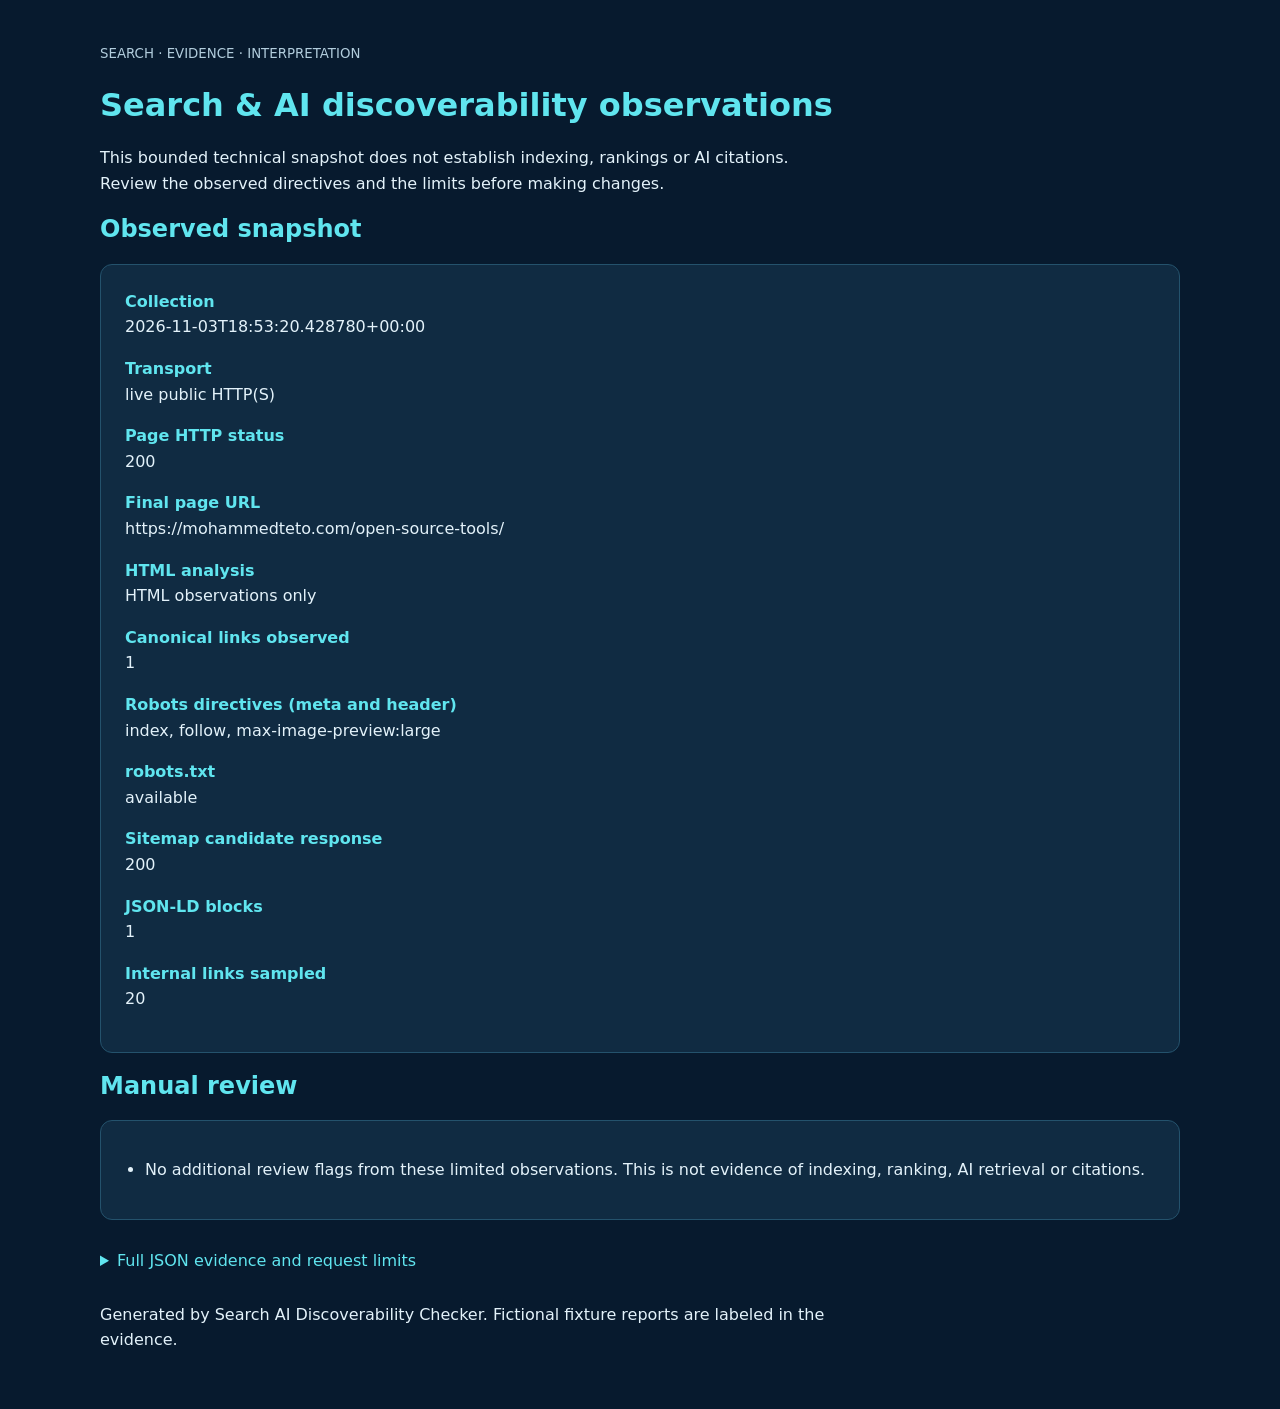
<file: case-studies/mohammedteto-com/2026-11-03/tools/report.html>
<!doctype html>
<html lang="en"><head><meta charset="utf-8"><meta name="viewport" content="width=device-width,initial-scale=1"><title>Search &amp; AI discoverability observations</title><style>body{background:#071a2e;color:#e3f2fa;font:16px/1.6 system-ui,sans-serif;margin:0}main{max-width:1080px;margin:auto;padding:40px 24px}h1,h2{color:#60e5ef;line-height:1.15}p{max-width:72ch}pre,dl,ul{background:#102b42;border:1px solid #24526c;border-radius:12px;padding:24px}pre{white-space:pre-wrap;overflow-wrap:anywhere;font-size:13px}dt{color:#60e5ef;font-weight:600}dd{margin:0 0 16px;overflow-wrap:anywhere}ul{padding-left:44px}li{margin:12px 0}small{color:#b2cddd}summary{cursor:pointer;color:#60e5ef;padding:12px 0}</style></head><body><main><small>SEARCH · EVIDENCE · INTERPRETATION</small><h1>Search &amp; AI discoverability observations</h1><p>This bounded technical snapshot does not establish indexing, rankings or AI citations. Review the observed directives and the limits before making changes.</p><h2>Observed snapshot</h2><dl><dt>Collection</dt><dd>2026-11-03T18:53:20.428780+00:00</dd><dt>Transport</dt><dd>live public HTTP(S)</dd><dt>Page HTTP status</dt><dd>200</dd><dt>Final page URL</dt><dd>https://mohammedteto.com/open-source-tools/</dd><dt>HTML analysis</dt><dd>HTML observations only</dd><dt>Canonical links observed</dt><dd>1</dd><dt>Robots directives (meta and header)</dt><dd>index, follow, max-image-preview:large</dd><dt>robots.txt</dt><dd>available</dd><dt>Sitemap candidate response</dt><dd>200</dd><dt>JSON-LD blocks</dt><dd>1</dd><dt>Internal links sampled</dt><dd>20</dd></dl><h2>Manual review</h2><ul><li>No additional review flags from these limited observations. This is not evidence of indexing, ranking, AI retrieval or citations.</li></ul><details><summary>Full JSON evidence and request limits</summary><pre>{
  &quot;schema_version&quot;: 1,
  &quot;mode&quot;: &quot;observational&quot;,
  &quot;input_url&quot;: &quot;https://mohammedteto.com/open-source-tools/&quot;,
  &quot;collected_at&quot;: &quot;2026-11-03T18:53:20.428780+00:00&quot;,
  &quot;limits&quot;: {
    &quot;resources&quot;: 3,
    &quot;http_requests&quot;: 12,
    &quot;redirects_per_resource&quot;: 3,
    &quot;body_bytes_per_response&quot;: 1048576,
    &quot;dns_wait_seconds&quot;: 5,
    &quot;request_budget_seconds&quot;: 5,
    &quot;internal_link_sample&quot;: 20
  },
  &quot;scope&quot;: &quot;One page, its origin robots.txt, and at most one same-origin sitemap candidate. Redirects bounded to three per resource.&quot;,
  &quot;interpretation&quot;: &quot;HTTP success, directives and markup do not establish indexing, ranking, AI retrieval or citations.&quot;,
  &quot;page&quot;: {
    &quot;url&quot;: &quot;https://mohammedteto.com/open-source-tools/&quot;,
    &quot;status&quot;: 200,
    &quot;redirect_chain&quot;: [
      {
        &quot;url&quot;: &quot;https://mohammedteto.com/open-source-tools/&quot;,
        &quot;status&quot;: 200
      }
    ],
    &quot;headers&quot;: {
      &quot;content-type&quot;: &quot;text/html; charset=UTF-8&quot;,
      &quot;content-length&quot;: &quot;19933&quot;
    },
    &quot;meta_robots&quot;: [
      &quot;index, follow, max-image-preview:large&quot;
    ],
    &quot;canonicals&quot;: [
      {
        &quot;declared&quot;: &quot;https://mohammedteto.com/open-source-tools/&quot;,
        &quot;resolved&quot;: &quot;https://mohammedteto.com/open-source-tools/&quot;,
        &quot;valid_http_url&quot;: true
      }
    ],
    &quot;internal_links&quot;: [
      &quot;https://mohammedteto.com/open-source-tools/&quot;,
      &quot;https://mohammedteto.com/&quot;,
      &quot;https://mohammedteto.com/leaders/&quot;,
      &quot;https://mohammedteto.com/organizations/&quot;,
      &quot;https://mohammedteto.com/ai-reputation/&quot;,
      &quot;https://mohammedteto.com/ai-visibility/&quot;,
      &quot;https://mohammedteto.com/method/&quot;,
      &quot;https://mohammedteto.com/insights/&quot;,
      &quot;https://mohammedteto.com/fr/&quot;,
      &quot;https://mohammedteto.com/private-assessment/&quot;,
      &quot;https://mohammedteto.com/open-source-tools/demo/&quot;,
      &quot;https://mohammedteto.com/about/&quot;,
      &quot;https://mohammedteto.com/entity-optimization/&quot;,
      &quot;https://mohammedteto.com/source-citation-authority/&quot;,
      &quot;https://mohammedteto.com/structured-data-entity-schema/&quot;,
      &quot;https://mohammedteto.com/ai-search-intelligence/&quot;,
      &quot;https://mohammedteto.com/markets/&quot;,
      &quot;https://mohammedteto.com/ai-reputation-intelligence/&quot;,
      &quot;https://mohammedteto.com/research/&quot;,
      &quot;https://mohammedteto.com/audiences/&quot;
    ],
    &quot;json_ld_blocks&quot;: 1,
    &quot;json_ld_invalid_blocks&quot;: 0,
    &quot;json_ld_types&quot;: [
      &quot;BreadcrumbList&quot;,
      &quot;CollectionPage&quot;,
      &quot;ItemList&quot;,
      &quot;ListItem&quot;,
      &quot;Person&quot;,
      &quot;WebSite&quot;
    ],
    &quot;analysis&quot;: &quot;HTML observations only&quot;,
    &quot;base_element_handling&quot;: &quot;Links resolve against final page URL; HTML base elements are not applied.&quot;
  },
  &quot;robots&quot;: {
    &quot;url&quot;: &quot;https://mohammedteto.com/robots.txt&quot;,
    &quot;status&quot;: 200,
    &quot;redirect_chain&quot;: [
      {
        &quot;url&quot;: &quot;https://mohammedteto.com/robots.txt&quot;,
        &quot;status&quot;: 200
      }
    ],
    &quot;headers&quot;: {
      &quot;content-type&quot;: &quot;text/plain; charset=UTF-8&quot;,
      &quot;content-length&quot;: &quot;3416&quot;
    },
    &quot;availability&quot;: &quot;available&quot;,
    &quot;groups&quot;: [
      {
        &quot;user_agents&quot;: [
          &quot;Googlebot&quot;
        ],
        &quot;rules&quot;: [
          {
            &quot;directive&quot;: &quot;allow&quot;,
            &quot;value&quot;: &quot;/&quot;
          },
          {
            &quot;directive&quot;: &quot;crawl-delay&quot;,
            &quot;value&quot;: &quot;1&quot;
          }
        ]
      },
      {
        &quot;user_agents&quot;: [
          &quot;Googlebot-Image&quot;
        ],
        &quot;rules&quot;: [
          {
            &quot;directive&quot;: &quot;allow&quot;,
            &quot;value&quot;: &quot;/&quot;
          }
        ]
      },
      {
        &quot;user_agents&quot;: [
          &quot;Bingbot&quot;
        ],
        &quot;rules&quot;: [
          {
            &quot;directive&quot;: &quot;allow&quot;,
            &quot;value&quot;: &quot;/&quot;
          },
          {
            &quot;directive&quot;: &quot;crawl-delay&quot;,
            &quot;value&quot;: &quot;2&quot;
          }
        ]
      },
      {
        &quot;user_agents&quot;: [
          &quot;Slurp&quot;
        ],
        &quot;rules&quot;: [
          {
            &quot;directive&quot;: &quot;allow&quot;,
            &quot;value&quot;: &quot;/&quot;
          }
        ]
      },
      {
        &quot;user_agents&quot;: [
          &quot;DuckDuckBot&quot;
        ],
        &quot;rules&quot;: [
          {
            &quot;directive&quot;: &quot;allow&quot;,
            &quot;value&quot;: &quot;/&quot;
          }
        ]
      },
      {
        &quot;user_agents&quot;: [
          &quot;Baiduspider&quot;
        ],
        &quot;rules&quot;: [
          {
            &quot;directive&quot;: &quot;allow&quot;,
            &quot;value&quot;: &quot;/&quot;
          }
        ]
      },
      {
        &quot;user_agents&quot;: [
          &quot;YandexBot&quot;
        ],
        &quot;rules&quot;: [
          {
            &quot;directive&quot;: &quot;allow&quot;,
            &quot;value&quot;: &quot;/&quot;
          }
        ]
      },
      {
        &quot;user_agents&quot;: [
          &quot;facebookexternalhit&quot;
        ],
        &quot;rules&quot;: [
          {
            &quot;directive&quot;: &quot;allow&quot;,
            &quot;value&quot;: &quot;/&quot;
          }
        ]
      },
      {
        &quot;user_agents&quot;: [
          &quot;LinkedInBot&quot;
        ],
        &quot;rules&quot;: [
          {
            &quot;directive&quot;: &quot;allow&quot;,
            &quot;value&quot;: &quot;/&quot;
          }
        ]
      },
      {
        &quot;user_agents&quot;: [
          &quot;Twitterbot&quot;
        ],
        &quot;rules&quot;: [
          {
            &quot;directive&quot;: &quot;allow&quot;,
            &quot;value&quot;: &quot;/&quot;
          }
        ]
      },
      {
        &quot;user_agents&quot;: [
          &quot;GPTBot&quot;
        ],
        &quot;rules&quot;: [
          {
            &quot;directive&quot;: &quot;allow&quot;,
            &quot;value&quot;: &quot;/&quot;
          },
          {
            &quot;directive&quot;: &quot;crawl-delay&quot;,
            &quot;value&quot;: &quot;1&quot;
          }
        ]
      },
      {
        &quot;user_agents&quot;: [
          &quot;ChatGPT-User&quot;
        ],
        &quot;rules&quot;: [
          {
            &quot;directive&quot;: &quot;allow&quot;,
            &quot;value&quot;: &quot;/&quot;
          }
        ]
      },
      {
        &quot;user_agents&quot;: [
          &quot;OAI-SearchBot&quot;
        ],
        &quot;rules&quot;: [
          {
            &quot;directive&quot;: &quot;allow&quot;,
            &quot;value&quot;: &quot;/&quot;
          }
        ]
      },
      {
        &quot;user_agents&quot;: [
          &quot;ClaudeBot&quot;
        ],
        &quot;rules&quot;: [
          {
            &quot;directive&quot;: &quot;allow&quot;,
            &quot;value&quot;: &quot;/&quot;
          },
          {
            &quot;directive&quot;: &quot;crawl-delay&quot;,
            &quot;value&quot;: &quot;1&quot;
          }
        ]
      },
      {
        &quot;user_agents&quot;: [
          &quot;Claude-Web&quot;
        ],
        &quot;rules&quot;: [
          {
            &quot;directive&quot;: &quot;allow&quot;,
            &quot;value&quot;: &quot;/&quot;
          }
        ]
      },
      {
        &quot;user_agents&quot;: [
          &quot;anthropic-ai&quot;
        ],
        &quot;rules&quot;: [
          {
            &quot;directive&quot;: &quot;allow&quot;,
            &quot;value&quot;: &quot;/&quot;
          }
        ]
      },
      {
        &quot;user_agents&quot;: [
          &quot;PerplexityBot&quot;
        ],
        &quot;rules&quot;: [
          {
            &quot;directive&quot;: &quot;allow&quot;,
            &quot;value&quot;: &quot;/&quot;
          },
          {
            &quot;directive&quot;: &quot;crawl-delay&quot;,
            &quot;value&quot;: &quot;1&quot;
          }
        ]
      },
      {
        &quot;user_agents&quot;: [
          &quot;Google-Extended&quot;
        ],
        &quot;rules&quot;: [
          {
            &quot;directive&quot;: &quot;allow&quot;,
            &quot;value&quot;: &quot;/&quot;
          }
        ]
      },
      {
        &quot;user_agents&quot;: [
          &quot;Googlebot-News&quot;
        ],
        &quot;rules&quot;: [
          {
            &quot;directive&quot;: &quot;allow&quot;,
            &quot;value&quot;: &quot;/&quot;
          }
        ]
      },
      {
        &quot;user_agents&quot;: [
          &quot;meta-externalagent&quot;
        ],
        &quot;rules&quot;: [
          {
            &quot;directive&quot;: &quot;allow&quot;,
            &quot;value&quot;: &quot;/&quot;
          }
        ]
      },
      {
        &quot;user_agents&quot;: [
          &quot;FacebookBot&quot;
        ],
        &quot;rules&quot;: [
          {
            &quot;directive&quot;: &quot;allow&quot;,
            &quot;value&quot;: &quot;/&quot;
          }
        ]
      },
      {
        &quot;user_agents&quot;: [
          &quot;msnbot&quot;
        ],
        &quot;rules&quot;: [
          {
            &quot;directive&quot;: &quot;allow&quot;,
            &quot;value&quot;: &quot;/&quot;
          }
        ]
      },
      {
        &quot;user_agents&quot;: [
          &quot;BingPreview&quot;
        ],
        &quot;rules&quot;: [
          {
            &quot;directive&quot;: &quot;allow&quot;,
            &quot;value&quot;: &quot;/&quot;
          }
        ]
      },
      {
        &quot;user_agents&quot;: [
          &quot;Applebot&quot;
        ],
        &quot;rules&quot;: [
          {
            &quot;directive&quot;: &quot;allow&quot;,
            &quot;value&quot;: &quot;/&quot;
          }
        ]
      },
      {
        &quot;user_agents&quot;: [
          &quot;Applebot-Extended&quot;
        ],
        &quot;rules&quot;: [
          {
            &quot;directive&quot;: &quot;allow&quot;,
            &quot;value&quot;: &quot;/&quot;
          }
        ]
      },
      {
        &quot;user_agents&quot;: [
          &quot;cohere-ai&quot;
        ],
        &quot;rules&quot;: [
          {
            &quot;directive&quot;: &quot;allow&quot;,
            &quot;value&quot;: &quot;/&quot;
          }
        ]
      },
      {
        &quot;user_agents&quot;: [
          &quot;YouBot&quot;
        ],
        &quot;rules&quot;: [
          {
            &quot;directive&quot;: &quot;allow&quot;,
            &quot;value&quot;: &quot;/&quot;
          }
        ]
      },
      {
        &quot;user_agents&quot;: [
          &quot;MistralBot&quot;
        ],
        &quot;rules&quot;: [
          {
            &quot;directive&quot;: &quot;allow&quot;,
            &quot;value&quot;: &quot;/&quot;
          }
        ]
      },
      {
        &quot;user_agents&quot;: [
          &quot;Grok&quot;
        ],
        &quot;rules&quot;: [
          {
            &quot;directive&quot;: &quot;allow&quot;,
            &quot;value&quot;: &quot;/&quot;
          }
        ]
      },
      {
        &quot;user_agents&quot;: [
          &quot;CCBot&quot;
        ],
        &quot;rules&quot;: [
          {
            &quot;directive&quot;: &quot;allow&quot;,
            &quot;value&quot;: &quot;/&quot;
          }
        ]
      },
      {
        &quot;user_agents&quot;: [
          &quot;Diffbot&quot;
        ],
        &quot;rules&quot;: [
          {
            &quot;directive&quot;: &quot;allow&quot;,
            &quot;value&quot;: &quot;/&quot;
          }
        ]
      },
      {
        &quot;user_agents&quot;: [
          &quot;Claude-SearchBot&quot;
        ],
        &quot;rules&quot;: [
          {
            &quot;directive&quot;: &quot;allow&quot;,
            &quot;value&quot;: &quot;/&quot;
          },
          {
            &quot;directive&quot;: &quot;crawl-delay&quot;,
            &quot;value&quot;: &quot;1&quot;
          }
        ]
      },
      {
        &quot;user_agents&quot;: [
          &quot;Claude-User&quot;
        ],
        &quot;rules&quot;: [
          {
            &quot;directive&quot;: &quot;allow&quot;,
            &quot;value&quot;: &quot;/&quot;
          }
        ]
      },
      {
        &quot;user_agents&quot;: [
          &quot;Perplexity-User&quot;
        ],
        &quot;rules&quot;: [
          {
            &quot;directive&quot;: &quot;allow&quot;,
            &quot;value&quot;: &quot;/&quot;
          }
        ]
      },
      {
        &quot;user_agents&quot;: [
          &quot;*&quot;
        ],
        &quot;rules&quot;: [
          {
            &quot;directive&quot;: &quot;allow&quot;,
            &quot;value&quot;: &quot;/&quot;
          }
        ]
      }
    ],
    &quot;directives&quot;: [
      {
        &quot;directive&quot;: &quot;user-agent&quot;,
        &quot;value&quot;: &quot;Googlebot&quot;
      },
      {
        &quot;directive&quot;: &quot;allow&quot;,
        &quot;value&quot;: &quot;/&quot;
      },
      {
        &quot;directive&quot;: &quot;crawl-delay&quot;,
        &quot;value&quot;: &quot;1&quot;
      },
      {
        &quot;directive&quot;: &quot;user-agent&quot;,
        &quot;value&quot;: &quot;Googlebot-Image&quot;
      },
      {
        &quot;directive&quot;: &quot;allow&quot;,
        &quot;value&quot;: &quot;/&quot;
      },
      {
        &quot;directive&quot;: &quot;user-agent&quot;,
        &quot;value&quot;: &quot;Bingbot&quot;
      },
      {
        &quot;directive&quot;: &quot;allow&quot;,
        &quot;value&quot;: &quot;/&quot;
      },
      {
        &quot;directive&quot;: &quot;crawl-delay&quot;,
        &quot;value&quot;: &quot;2&quot;
      },
      {
        &quot;directive&quot;: &quot;user-agent&quot;,
        &quot;value&quot;: &quot;Slurp&quot;
      },
      {
        &quot;directive&quot;: &quot;allow&quot;,
        &quot;value&quot;: &quot;/&quot;
      },
      {
        &quot;directive&quot;: &quot;user-agent&quot;,
        &quot;value&quot;: &quot;DuckDuckBot&quot;
      },
      {
        &quot;directive&quot;: &quot;allow&quot;,
        &quot;value&quot;: &quot;/&quot;
      },
      {
        &quot;directive&quot;: &quot;user-agent&quot;,
        &quot;value&quot;: &quot;Baiduspider&quot;
      },
      {
        &quot;directive&quot;: &quot;allow&quot;,
        &quot;value&quot;: &quot;/&quot;
      },
      {
        &quot;directive&quot;: &quot;user-agent&quot;,
        &quot;value&quot;: &quot;YandexBot&quot;
      },
      {
        &quot;directive&quot;: &quot;allow&quot;,
        &quot;value&quot;: &quot;/&quot;
      },
      {
        &quot;directive&quot;: &quot;user-agent&quot;,
        &quot;value&quot;: &quot;facebookexternalhit&quot;
      },
      {
        &quot;directive&quot;: &quot;allow&quot;,
        &quot;value&quot;: &quot;/&quot;
      },
      {
        &quot;directive&quot;: &quot;user-agent&quot;,
        &quot;value&quot;: &quot;LinkedInBot&quot;
      },
      {
        &quot;directive&quot;: &quot;allow&quot;,
        &quot;value&quot;: &quot;/&quot;
      },
      {
        &quot;directive&quot;: &quot;user-agent&quot;,
        &quot;value&quot;: &quot;Twitterbot&quot;
      },
      {
        &quot;directive&quot;: &quot;allow&quot;,
        &quot;value&quot;: &quot;/&quot;
      },
      {
        &quot;directive&quot;: &quot;user-agent&quot;,
        &quot;value&quot;: &quot;GPTBot&quot;
      },
      {
        &quot;directive&quot;: &quot;allow&quot;,
        &quot;value&quot;: &quot;/&quot;
      },
      {
        &quot;directive&quot;: &quot;crawl-delay&quot;,
        &quot;value&quot;: &quot;1&quot;
      },
      {
        &quot;directive&quot;: &quot;user-agent&quot;,
        &quot;value&quot;: &quot;ChatGPT-User&quot;
      },
      {
        &quot;directive&quot;: &quot;allow&quot;,
        &quot;value&quot;: &quot;/&quot;
      },
      {
        &quot;directive&quot;: &quot;user-agent&quot;,
        &quot;value&quot;: &quot;OAI-SearchBot&quot;
      },
      {
        &quot;directive&quot;: &quot;allow&quot;,
        &quot;value&quot;: &quot;/&quot;
      },
      {
        &quot;directive&quot;: &quot;user-agent&quot;,
        &quot;value&quot;: &quot;ClaudeBot&quot;
      },
      {
        &quot;directive&quot;: &quot;allow&quot;,
        &quot;value&quot;: &quot;/&quot;
      },
      {
        &quot;directive&quot;: &quot;crawl-delay&quot;,
        &quot;value&quot;: &quot;1&quot;
      },
      {
        &quot;directive&quot;: &quot;user-agent&quot;,
        &quot;value&quot;: &quot;Claude-Web&quot;
      },
      {
        &quot;directive&quot;: &quot;allow&quot;,
        &quot;value&quot;: &quot;/&quot;
      },
      {
        &quot;directive&quot;: &quot;user-agent&quot;,
        &quot;value&quot;: &quot;anthropic-ai&quot;
      },
      {
        &quot;directive&quot;: &quot;allow&quot;,
        &quot;value&quot;: &quot;/&quot;
      },
      {
        &quot;directive&quot;: &quot;user-agent&quot;,
        &quot;value&quot;: &quot;PerplexityBot&quot;
      },
      {
        &quot;directive&quot;: &quot;allow&quot;,
        &quot;value&quot;: &quot;/&quot;
      },
      {
        &quot;directive&quot;: &quot;crawl-delay&quot;,
        &quot;value&quot;: &quot;1&quot;
      },
      {
        &quot;directive&quot;: &quot;user-agent&quot;,
        &quot;value&quot;: &quot;Google-Extended&quot;
      },
      {
        &quot;directive&quot;: &quot;allow&quot;,
        &quot;value&quot;: &quot;/&quot;
      },
      {
        &quot;directive&quot;: &quot;user-agent&quot;,
        &quot;value&quot;: &quot;Googlebot-News&quot;
      },
      {
        &quot;directive&quot;: &quot;allow&quot;,
        &quot;value&quot;: &quot;/&quot;
      },
      {
        &quot;directive&quot;: &quot;user-agent&quot;,
        &quot;value&quot;: &quot;meta-externalagent&quot;
      },
      {
        &quot;directive&quot;: &quot;allow&quot;,
        &quot;value&quot;: &quot;/&quot;
      },
      {
        &quot;directive&quot;: &quot;user-agent&quot;,
        &quot;value&quot;: &quot;FacebookBot&quot;
      },
      {
        &quot;directive&quot;: &quot;allow&quot;,
        &quot;value&quot;: &quot;/&quot;
      },
      {
        &quot;directive&quot;: &quot;user-agent&quot;,
        &quot;value&quot;: &quot;msnbot&quot;
      },
      {
        &quot;directive&quot;: &quot;allow&quot;,
        &quot;value&quot;: &quot;/&quot;
      },
      {
        &quot;directive&quot;: &quot;user-agent&quot;,
        &quot;value&quot;: &quot;BingPreview&quot;
      },
      {
        &quot;directive&quot;: &quot;allow&quot;,
        &quot;value&quot;: &quot;/&quot;
      },
      {
        &quot;directive&quot;: &quot;user-agent&quot;,
        &quot;value&quot;: &quot;Applebot&quot;
      },
      {
        &quot;directive&quot;: &quot;allow&quot;,
        &quot;value&quot;: &quot;/&quot;
      },
      {
        &quot;directive&quot;: &quot;user-agent&quot;,
        &quot;value&quot;: &quot;Applebot-Extended&quot;
      },
      {
        &quot;directive&quot;: &quot;allow&quot;,
        &quot;value&quot;: &quot;/&quot;
      },
      {
        &quot;directive&quot;: &quot;user-agent&quot;,
        &quot;value&quot;: &quot;cohere-ai&quot;
      },
      {
        &quot;directive&quot;: &quot;allow&quot;,
        &quot;value&quot;: &quot;/&quot;
      },
      {
        &quot;directive&quot;: &quot;user-agent&quot;,
        &quot;value&quot;: &quot;YouBot&quot;
      },
      {
        &quot;directive&quot;: &quot;allow&quot;,
        &quot;value&quot;: &quot;/&quot;
      },
      {
        &quot;directive&quot;: &quot;user-agent&quot;,
        &quot;value&quot;: &quot;MistralBot&quot;
      },
      {
        &quot;directive&quot;: &quot;allow&quot;,
        &quot;value&quot;: &quot;/&quot;
      },
      {
        &quot;directive&quot;: &quot;user-agent&quot;,
        &quot;value&quot;: &quot;Grok&quot;
      },
      {
        &quot;directive&quot;: &quot;allow&quot;,
        &quot;value&quot;: &quot;/&quot;
      },
      {
        &quot;directive&quot;: &quot;user-agent&quot;,
        &quot;value&quot;: &quot;CCBot&quot;
      },
      {
        &quot;directive&quot;: &quot;allow&quot;,
        &quot;value&quot;: &quot;/&quot;
      },
      {
        &quot;directive&quot;: &quot;user-agent&quot;,
        &quot;value&quot;: &quot;Diffbot&quot;
      },
      {
        &quot;directive&quot;: &quot;allow&quot;,
        &quot;value&quot;: &quot;/&quot;
      },
      {
        &quot;directive&quot;: &quot;user-agent&quot;,
        &quot;value&quot;: &quot;Claude-SearchBot&quot;
      },
      {
        &quot;directive&quot;: &quot;allow&quot;,
        &quot;value&quot;: &quot;/&quot;
      },
      {
        &quot;directive&quot;: &quot;crawl-delay&quot;,
        &quot;value&quot;: &quot;1&quot;
      },
      {
        &quot;directive&quot;: &quot;user-agent&quot;,
        &quot;value&quot;: &quot;Claude-User&quot;
      },
      {
        &quot;directive&quot;: &quot;allow&quot;,
        &quot;value&quot;: &quot;/&quot;
      },
      {
        &quot;directive&quot;: &quot;user-agent&quot;,
        &quot;value&quot;: &quot;Perplexity-User&quot;
      },
      {
        &quot;directive&quot;: &quot;allow&quot;,
        &quot;value&quot;: &quot;/&quot;
      },
      {
        &quot;directive&quot;: &quot;user-agent&quot;,
        &quot;value&quot;: &quot;*&quot;
      },
      {
        &quot;directive&quot;: &quot;allow&quot;,
        &quot;value&quot;: &quot;/&quot;
      },
      {
        &quot;directive&quot;: &quot;sitemap&quot;,
        &quot;value&quot;: &quot;https://mohammedteto.com/sitemap.xml&quot;
      }
    ],
    &quot;sitemaps&quot;: [
      &quot;https://mohammedteto.com/sitemap.xml&quot;
    ],
    &quot;interpretation&quot;: &quot;Manual review required; no engine-specific allow/deny decision is calculated.&quot;
  },
  &quot;sitemap&quot;: {
    &quot;url&quot;: &quot;https://mohammedteto.com/sitemap.xml&quot;,
    &quot;status&quot;: 200,
    &quot;redirect_chain&quot;: [
      {
        &quot;url&quot;: &quot;https://mohammedteto.com/sitemap.xml&quot;,
        &quot;status&quot;: 200
      }
    ],
    &quot;headers&quot;: {
      &quot;content-type&quot;: &quot;application/xml&quot;,
      &quot;content-length&quot;: &quot;598&quot;
    },
    &quot;note&quot;: &quot;Response observed only; XML validity, listed URLs and sitemap index children are not evaluated.&quot;
  },
  &quot;transport&quot;: &quot;live public HTTP(S)&quot;
}</pre></details><p>Generated by Search AI Discoverability Checker. Fictional fixture reports are labeled in the evidence.</p></main></body></html>
</file>
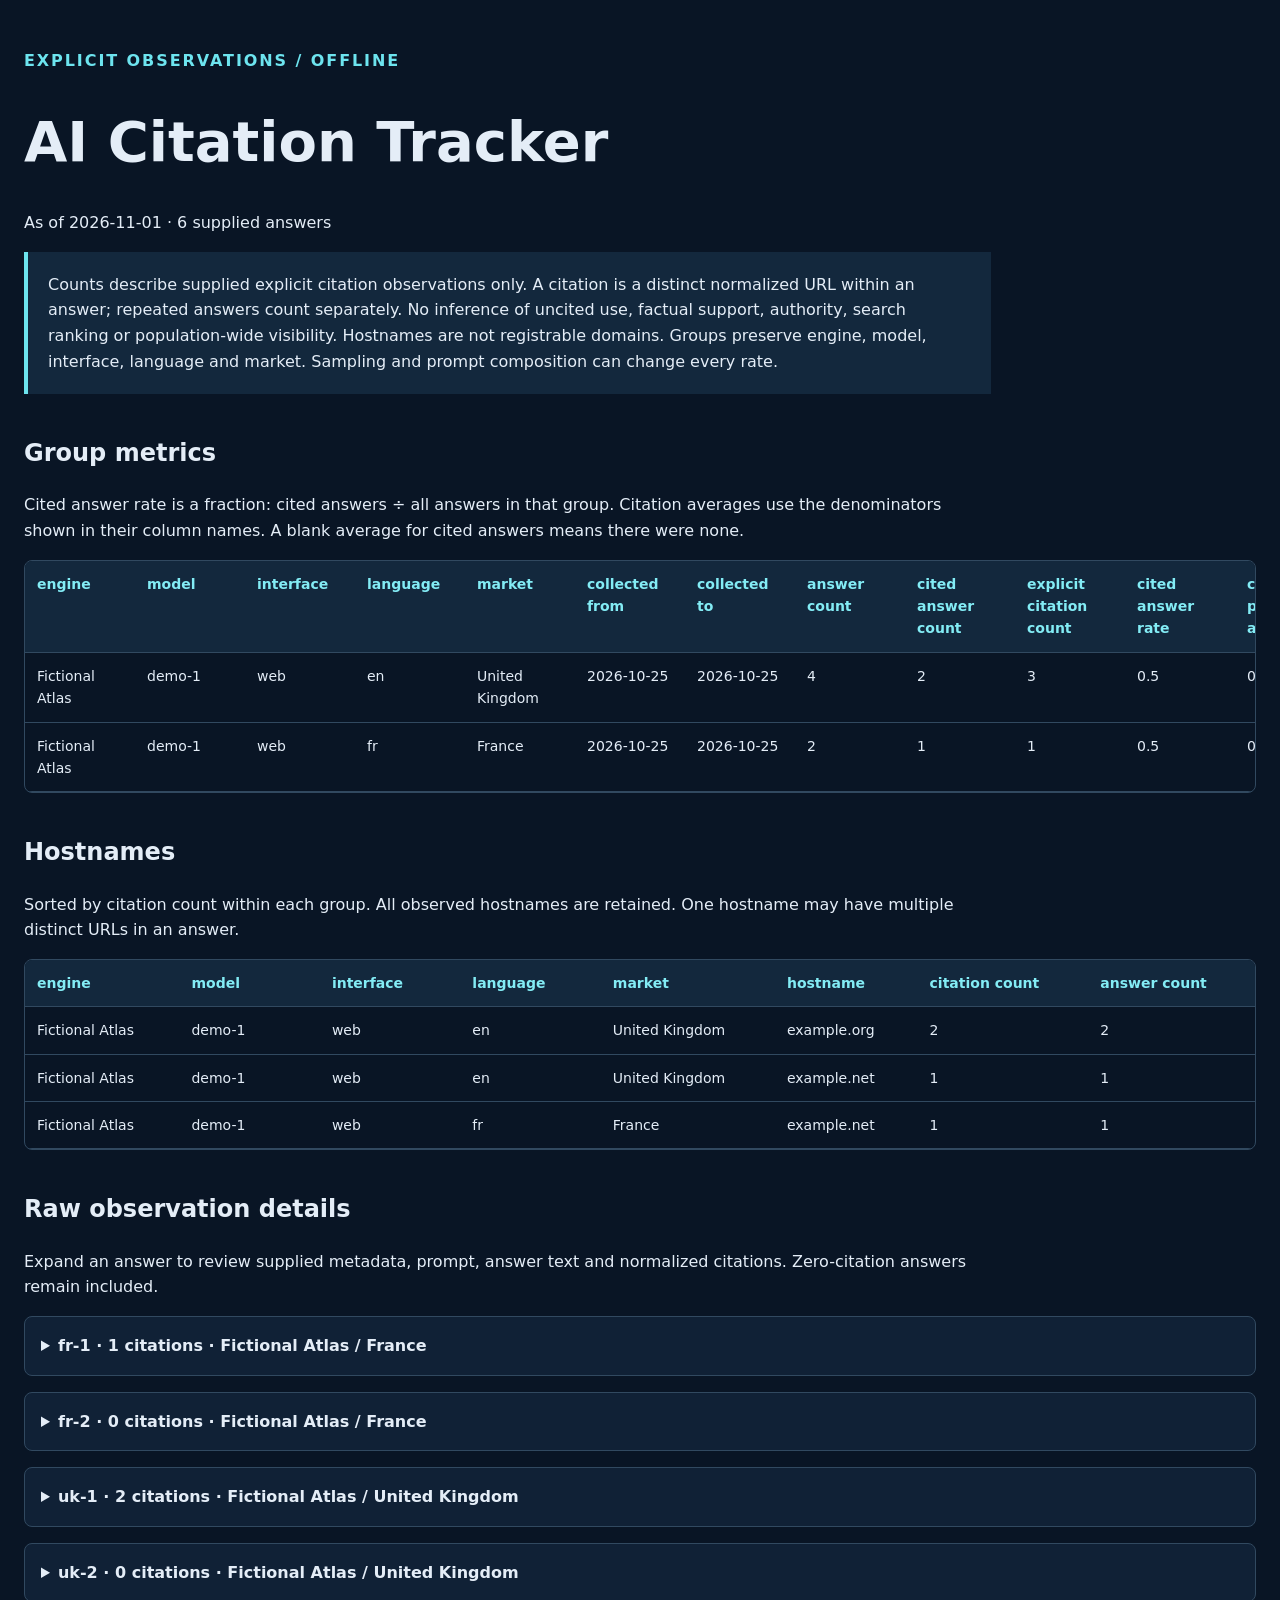
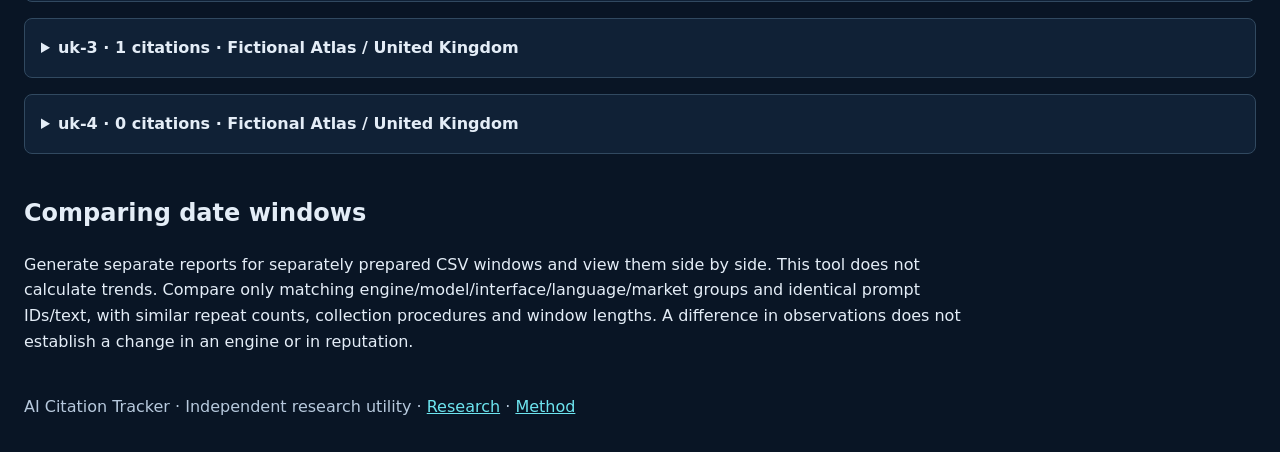
<file: examples/fictional-workflow/reports/citations/report.html>
<!doctype html><html lang="en"><head><meta charset="utf-8"><meta name="viewport" content="width=device-width,initial-scale=1"><title>AI Citation Tracker · observation report</title><style>
:root{color-scheme:dark}*{box-sizing:border-box}body{margin:0;background:#091525;color:#e4edf7;font:16px/1.6 system-ui,sans-serif}main{max-width:1440px;margin:auto;padding:32px 24px}a{color:#6de4ef}h1{font-size:clamp(2rem,5vw,3.5rem);line-height:1.1}h2{margin-top:40px}p{max-width:95ch}.eyebrow{color:#6de4ef;font-weight:700;letter-spacing:.12em}.scroll{overflow:auto;border:1px solid #314960;border-radius:8px}table{border-collapse:collapse;width:100%;font-size:14px}th,td{padding:12px;text-align:left;vertical-align:top;border-bottom:1px solid #314960;white-space:pre-wrap;overflow-wrap:anywhere;min-width:110px}th{background:#13283d;color:#83ecf5}details{margin:16px 0;background:#102136;padding:16px;border:1px solid #314960;border-radius:8px}summary{cursor:pointer;font-weight:650}li{overflow-wrap:anywhere}.note{padding:20px;border-left:4px solid #6de4ef;background:#13283d}footer{margin-top:40px;color:#b7c9dd}a:focus-visible,summary:focus-visible{outline:3px solid #6de4ef;outline-offset:4px}</style></head><body><main><p class="eyebrow">EXPLICIT OBSERVATIONS / OFFLINE</p><h1>AI Citation Tracker</h1><p>As of 2026-11-01 · 6 supplied answers</p><p class="note">Counts describe supplied explicit citation observations only. A citation is a distinct normalized URL within an answer; repeated answers count separately. No inference of uncited use, factual support, authority, search ranking or population-wide visibility. Hostnames are not registrable domains. Groups preserve engine, model, interface, language and market. Sampling and prompt composition can change every rate.</p><h2>Group metrics</h2><p>Cited answer rate is a fraction: cited answers ÷ all answers in that group. Citation averages use the denominators shown in their column names. A blank average for cited answers means there were none.</p><div class="scroll"><table><thead><tr><th scope="col">engine</th><th scope="col">model</th><th scope="col">interface</th><th scope="col">language</th><th scope="col">market</th><th scope="col">collected from</th><th scope="col">collected to</th><th scope="col">answer count</th><th scope="col">cited answer count</th><th scope="col">explicit citation count</th><th scope="col">cited answer rate</th><th scope="col">citations per answer</th><th scope="col">citations per cited answer</th></tr></thead><tbody><tr><td>Fictional Atlas</td><td>demo-1</td><td>web</td><td>en</td><td>United Kingdom</td><td>2026-10-25</td><td>2026-10-25</td><td>4</td><td>2</td><td>3</td><td>0.5</td><td>0.75</td><td>1.5</td></tr><tr><td>Fictional Atlas</td><td>demo-1</td><td>web</td><td>fr</td><td>France</td><td>2026-10-25</td><td>2026-10-25</td><td>2</td><td>1</td><td>1</td><td>0.5</td><td>0.5</td><td>1.0</td></tr></tbody></table></div><h2>Hostnames</h2><p>Sorted by citation count within each group. All observed hostnames are retained. One hostname may have multiple distinct URLs in an answer.</p><div class="scroll"><table><thead><tr><th scope="col">engine</th><th scope="col">model</th><th scope="col">interface</th><th scope="col">language</th><th scope="col">market</th><th scope="col">hostname</th><th scope="col">citation count</th><th scope="col">answer count</th></tr></thead><tbody><tr><td>Fictional Atlas</td><td>demo-1</td><td>web</td><td>en</td><td>United Kingdom</td><td>example.org</td><td>2</td><td>2</td></tr><tr><td>Fictional Atlas</td><td>demo-1</td><td>web</td><td>en</td><td>United Kingdom</td><td>example.net</td><td>1</td><td>1</td></tr><tr><td>Fictional Atlas</td><td>demo-1</td><td>web</td><td>fr</td><td>France</td><td>example.net</td><td>1</td><td>1</td></tr></tbody></table></div><h2>Raw observation details</h2><p>Expand an answer to review supplied metadata, prompt, answer text and normalized citations. Zero-citation answers remain included.</p><details><summary>fr-1 · 1 citations · Fictional Atlas / France</summary><div class="scroll"><table><thead><tr><th scope="col">answer id</th><th scope="col">collected on</th><th scope="col">engine</th><th scope="col">model</th><th scope="col">interface</th><th scope="col">language</th><th scope="col">market</th><th scope="col">prompt id</th><th scope="col">prompt</th><th scope="col">answer text</th><th scope="col">citation count</th><th scope="col">unique hostname count</th></tr></thead><tbody><tr><td>fr-1</td><td>2026-10-25</td><td>Fictional Atlas</td><td>demo-1</td><td>web</td><td>fr</td><td>France</td><td>p-fr</td><td>Quelles sources décrivent Cedar Notes ?</td><td>Réponse entièrement fictive : une source est citée.</td><td>1</td><td>1</td></tr></tbody></table></div><p>Normalized explicit URLs</p><ul><li><a rel="noreferrer noopener" href="https://example.net/cedar-notes">https://example.net/cedar-notes</a></li></ul></details><details><summary>fr-2 · 0 citations · Fictional Atlas / France</summary><div class="scroll"><table><thead><tr><th scope="col">answer id</th><th scope="col">collected on</th><th scope="col">engine</th><th scope="col">model</th><th scope="col">interface</th><th scope="col">language</th><th scope="col">market</th><th scope="col">prompt id</th><th scope="col">prompt</th><th scope="col">answer text</th><th scope="col">citation count</th><th scope="col">unique hostname count</th></tr></thead><tbody><tr><td>fr-2</td><td>2026-10-25</td><td>Fictional Atlas</td><td>demo-1</td><td>web</td><td>fr</td><td>France</td><td>p-fr</td><td>Quelles sources décrivent Cedar Notes ?</td><td>Réponse entièrement fictive : aucune citation explicite.</td><td>0</td><td>0</td></tr></tbody></table></div><p>Normalized explicit URLs</p><ul></ul></details><details><summary>uk-1 · 2 citations · Fictional Atlas / United Kingdom</summary><div class="scroll"><table><thead><tr><th scope="col">answer id</th><th scope="col">collected on</th><th scope="col">engine</th><th scope="col">model</th><th scope="col">interface</th><th scope="col">language</th><th scope="col">market</th><th scope="col">prompt id</th><th scope="col">prompt</th><th scope="col">answer text</th><th scope="col">citation count</th><th scope="col">unique hostname count</th></tr></thead><tbody><tr><td>uk-1</td><td>2026-10-25</td><td>Fictional Atlas</td><td>demo-1</td><td>web</td><td>en</td><td>United Kingdom</td><td>p-en</td><td>Which public sources describe Cedar Notes?</td><td>Invented answer for demonstration: a reading-journal source is cited.</td><td>2</td><td>2</td></tr></tbody></table></div><p>Normalized explicit URLs</p><ul><li><a rel="noreferrer noopener" href="https://example.net/cedar-notes">https://example.net/cedar-notes</a></li><li><a rel="noreferrer noopener" href="https://example.org/notes/reading-journal/">https://example.org/notes/reading-journal/</a></li></ul></details><details><summary>uk-2 · 0 citations · Fictional Atlas / United Kingdom</summary><div class="scroll"><table><thead><tr><th scope="col">answer id</th><th scope="col">collected on</th><th scope="col">engine</th><th scope="col">model</th><th scope="col">interface</th><th scope="col">language</th><th scope="col">market</th><th scope="col">prompt id</th><th scope="col">prompt</th><th scope="col">answer text</th><th scope="col">citation count</th><th scope="col">unique hostname count</th></tr></thead><tbody><tr><td>uk-2</td><td>2026-10-25</td><td>Fictional Atlas</td><td>demo-1</td><td>web</td><td>en</td><td>United Kingdom</td><td>p-en</td><td>Which public sources describe Cedar Notes?</td><td>Invented answer for demonstration: no source citation is supplied.</td><td>0</td><td>0</td></tr></tbody></table></div><p>Normalized explicit URLs</p><ul></ul></details><details><summary>uk-3 · 1 citations · Fictional Atlas / United Kingdom</summary><div class="scroll"><table><thead><tr><th scope="col">answer id</th><th scope="col">collected on</th><th scope="col">engine</th><th scope="col">model</th><th scope="col">interface</th><th scope="col">language</th><th scope="col">market</th><th scope="col">prompt id</th><th scope="col">prompt</th><th scope="col">answer text</th><th scope="col">citation count</th><th scope="col">unique hostname count</th></tr></thead><tbody><tr><td>uk-3</td><td>2026-10-25</td><td>Fictional Atlas</td><td>demo-1</td><td>web</td><td>en</td><td>United Kingdom</td><td>p-en</td><td>Which public sources describe Cedar Notes?</td><td>Invented answer for demonstration: a reading-journal source is cited.</td><td>1</td><td>1</td></tr></tbody></table></div><p>Normalized explicit URLs</p><ul><li><a rel="noreferrer noopener" href="https://example.org/notes/reading-journal/">https://example.org/notes/reading-journal/</a></li></ul></details><details><summary>uk-4 · 0 citations · Fictional Atlas / United Kingdom</summary><div class="scroll"><table><thead><tr><th scope="col">answer id</th><th scope="col">collected on</th><th scope="col">engine</th><th scope="col">model</th><th scope="col">interface</th><th scope="col">language</th><th scope="col">market</th><th scope="col">prompt id</th><th scope="col">prompt</th><th scope="col">answer text</th><th scope="col">citation count</th><th scope="col">unique hostname count</th></tr></thead><tbody><tr><td>uk-4</td><td>2026-10-25</td><td>Fictional Atlas</td><td>demo-1</td><td>web</td><td>en</td><td>United Kingdom</td><td>p-en</td><td>Which public sources describe Cedar Notes?</td><td>Invented answer for demonstration: no source citation is supplied.</td><td>0</td><td>0</td></tr></tbody></table></div><p>Normalized explicit URLs</p><ul></ul></details><h2>Comparing date windows</h2><p>Generate separate reports for separately prepared CSV windows and view them side by side. This tool does not calculate trends. Compare only matching engine/model/interface/language/market groups and identical prompt IDs/text, with similar repeat counts, collection procedures and window lengths. A difference in observations does not establish a change in an engine or in reputation.</p><footer>AI Citation Tracker · Independent research utility · <a href="https://mohammedteto.com/research/">Research</a> · <a href="https://mohammedteto.com/method/">Method</a></footer></main></body></html>
</file>
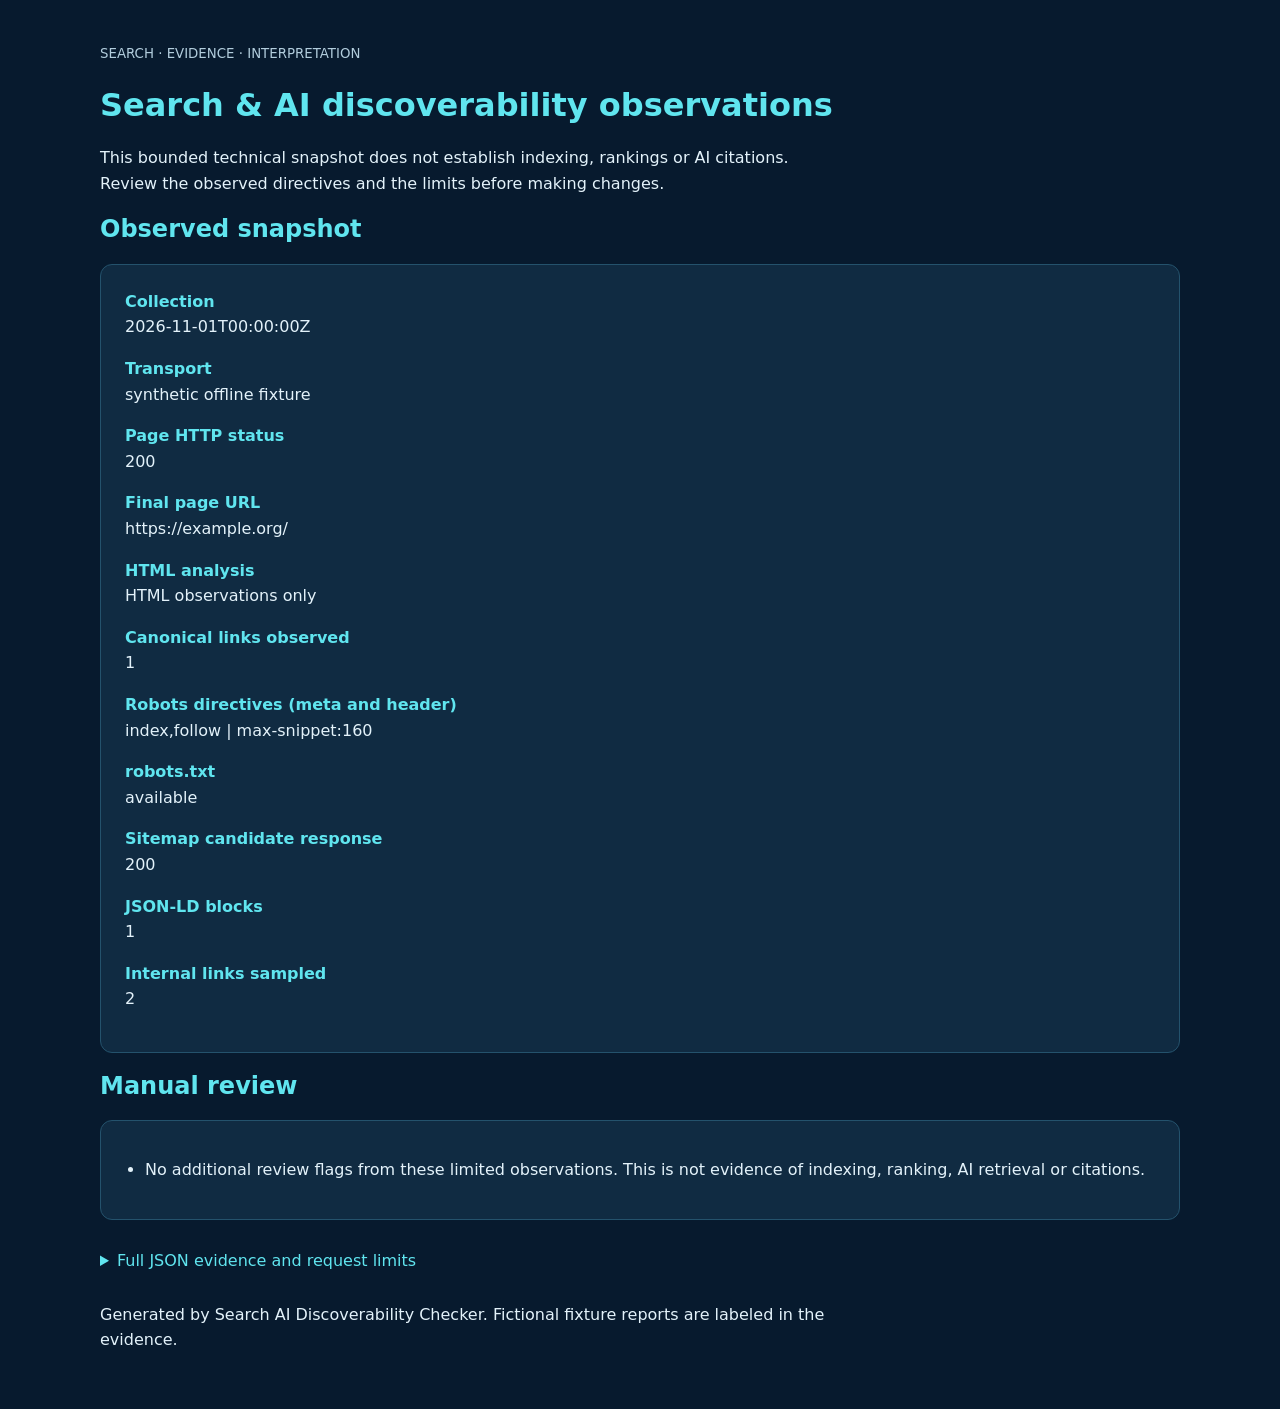
<file: examples/fictional-workflow/reports/discoverability/report.html>
<!doctype html>
<html lang="en"><head><meta charset="utf-8"><meta name="viewport" content="width=device-width,initial-scale=1"><title>Search &amp; AI discoverability observations</title><style>body{background:#071a2e;color:#e3f2fa;font:16px/1.6 system-ui,sans-serif;margin:0}main{max-width:1080px;margin:auto;padding:40px 24px}h1,h2{color:#60e5ef;line-height:1.15}p{max-width:72ch}pre,dl,ul{background:#102b42;border:1px solid #24526c;border-radius:12px;padding:24px}pre{white-space:pre-wrap;overflow-wrap:anywhere;font-size:13px}dt{color:#60e5ef;font-weight:600}dd{margin:0 0 16px;overflow-wrap:anywhere}ul{padding-left:44px}li{margin:12px 0}small{color:#b2cddd}summary{cursor:pointer;color:#60e5ef;padding:12px 0}</style></head><body><main><small>SEARCH · EVIDENCE · INTERPRETATION</small><h1>Search &amp; AI discoverability observations</h1><p>This bounded technical snapshot does not establish indexing, rankings or AI citations. Review the observed directives and the limits before making changes.</p><h2>Observed snapshot</h2><dl><dt>Collection</dt><dd>2026-11-01T00:00:00Z</dd><dt>Transport</dt><dd>synthetic offline fixture</dd><dt>Page HTTP status</dt><dd>200</dd><dt>Final page URL</dt><dd>https://example.org/</dd><dt>HTML analysis</dt><dd>HTML observations only</dd><dt>Canonical links observed</dt><dd>1</dd><dt>Robots directives (meta and header)</dt><dd>index,follow | max-snippet:160</dd><dt>robots.txt</dt><dd>available</dd><dt>Sitemap candidate response</dt><dd>200</dd><dt>JSON-LD blocks</dt><dd>1</dd><dt>Internal links sampled</dt><dd>2</dd></dl><h2>Manual review</h2><ul><li>No additional review flags from these limited observations. This is not evidence of indexing, ranking, AI retrieval or citations.</li></ul><details><summary>Full JSON evidence and request limits</summary><pre>{
  &quot;schema_version&quot;: 1,
  &quot;mode&quot;: &quot;observational&quot;,
  &quot;input_url&quot;: &quot;https://example.org/&quot;,
  &quot;collected_at&quot;: &quot;2026-11-01T00:00:00Z&quot;,
  &quot;limits&quot;: {
    &quot;resources&quot;: 3,
    &quot;http_requests&quot;: 12,
    &quot;redirects_per_resource&quot;: 3,
    &quot;body_bytes_per_response&quot;: 1048576,
    &quot;dns_wait_seconds&quot;: 5,
    &quot;request_budget_seconds&quot;: 5,
    &quot;internal_link_sample&quot;: 20
  },
  &quot;scope&quot;: &quot;One page, its origin robots.txt, and at most one same-origin sitemap candidate. Redirects bounded to three per resource.&quot;,
  &quot;interpretation&quot;: &quot;HTTP success, directives and markup do not establish indexing, ranking, AI retrieval or citations.&quot;,
  &quot;page&quot;: {
    &quot;url&quot;: &quot;https://example.org/&quot;,
    &quot;status&quot;: 200,
    &quot;redirect_chain&quot;: [
      {
        &quot;url&quot;: &quot;https://example.org/&quot;,
        &quot;status&quot;: 200
      }
    ],
    &quot;headers&quot;: {
      &quot;content-type&quot;: &quot;text/html; charset=utf-8&quot;,
      &quot;x-robots-tag&quot;: &quot;max-snippet:160&quot;
    },
    &quot;meta_robots&quot;: [
      &quot;index,follow&quot;
    ],
    &quot;canonicals&quot;: [
      {
        &quot;declared&quot;: &quot;https://example.org/&quot;,
        &quot;resolved&quot;: &quot;https://example.org/&quot;,
        &quot;valid_http_url&quot;: true
      }
    ],
    &quot;internal_links&quot;: [
      &quot;https://example.org/about&quot;,
      &quot;https://example.org/evidence&quot;
    ],
    &quot;json_ld_blocks&quot;: 1,
    &quot;json_ld_invalid_blocks&quot;: 0,
    &quot;json_ld_types&quot;: [
      &quot;Organization&quot;
    ],
    &quot;analysis&quot;: &quot;HTML observations only&quot;,
    &quot;base_element_handling&quot;: &quot;Links resolve against final page URL; HTML base elements are not applied.&quot;
  },
  &quot;robots&quot;: {
    &quot;url&quot;: &quot;https://example.org/robots.txt&quot;,
    &quot;status&quot;: 200,
    &quot;redirect_chain&quot;: [
      {
        &quot;url&quot;: &quot;https://example.org/robots.txt&quot;,
        &quot;status&quot;: 200
      }
    ],
    &quot;headers&quot;: {
      &quot;content-type&quot;: &quot;text/plain&quot;
    },
    &quot;availability&quot;: &quot;available&quot;,
    &quot;groups&quot;: [
      {
        &quot;user_agents&quot;: [
          &quot;*&quot;
        ],
        &quot;rules&quot;: [
          {
            &quot;directive&quot;: &quot;disallow&quot;,
            &quot;value&quot;: &quot;/internal/&quot;
          }
        ]
      },
      {
        &quot;user_agents&quot;: [
          &quot;ExampleResearchBot&quot;
        ],
        &quot;rules&quot;: [
          {
            &quot;directive&quot;: &quot;disallow&quot;,
            &quot;value&quot;: &quot;/&quot;
          }
        ]
      }
    ],
    &quot;directives&quot;: [
      {
        &quot;directive&quot;: &quot;user-agent&quot;,
        &quot;value&quot;: &quot;*&quot;
      },
      {
        &quot;directive&quot;: &quot;disallow&quot;,
        &quot;value&quot;: &quot;/internal/&quot;
      },
      {
        &quot;directive&quot;: &quot;user-agent&quot;,
        &quot;value&quot;: &quot;ExampleResearchBot&quot;
      },
      {
        &quot;directive&quot;: &quot;disallow&quot;,
        &quot;value&quot;: &quot;/&quot;
      },
      {
        &quot;directive&quot;: &quot;sitemap&quot;,
        &quot;value&quot;: &quot;https://example.org/sitemap.xml&quot;
      }
    ],
    &quot;sitemaps&quot;: [
      &quot;https://example.org/sitemap.xml&quot;
    ],
    &quot;interpretation&quot;: &quot;Manual review required; no engine-specific allow/deny decision is calculated.&quot;
  },
  &quot;sitemap&quot;: {
    &quot;url&quot;: &quot;https://example.org/sitemap.xml&quot;,
    &quot;status&quot;: 200,
    &quot;redirect_chain&quot;: [
      {
        &quot;url&quot;: &quot;https://example.org/sitemap.xml&quot;,
        &quot;status&quot;: 200
      }
    ],
    &quot;headers&quot;: {
      &quot;content-type&quot;: &quot;application/xml&quot;
    },
    &quot;note&quot;: &quot;Response observed only; XML validity, listed URLs and sitemap index children are not evaluated.&quot;
  },
  &quot;transport&quot;: &quot;synthetic offline fixture&quot;
}</pre></details><p>Generated by Search AI Discoverability Checker. Fictional fixture reports are labeled in the evidence.</p></main></body></html>
</file>
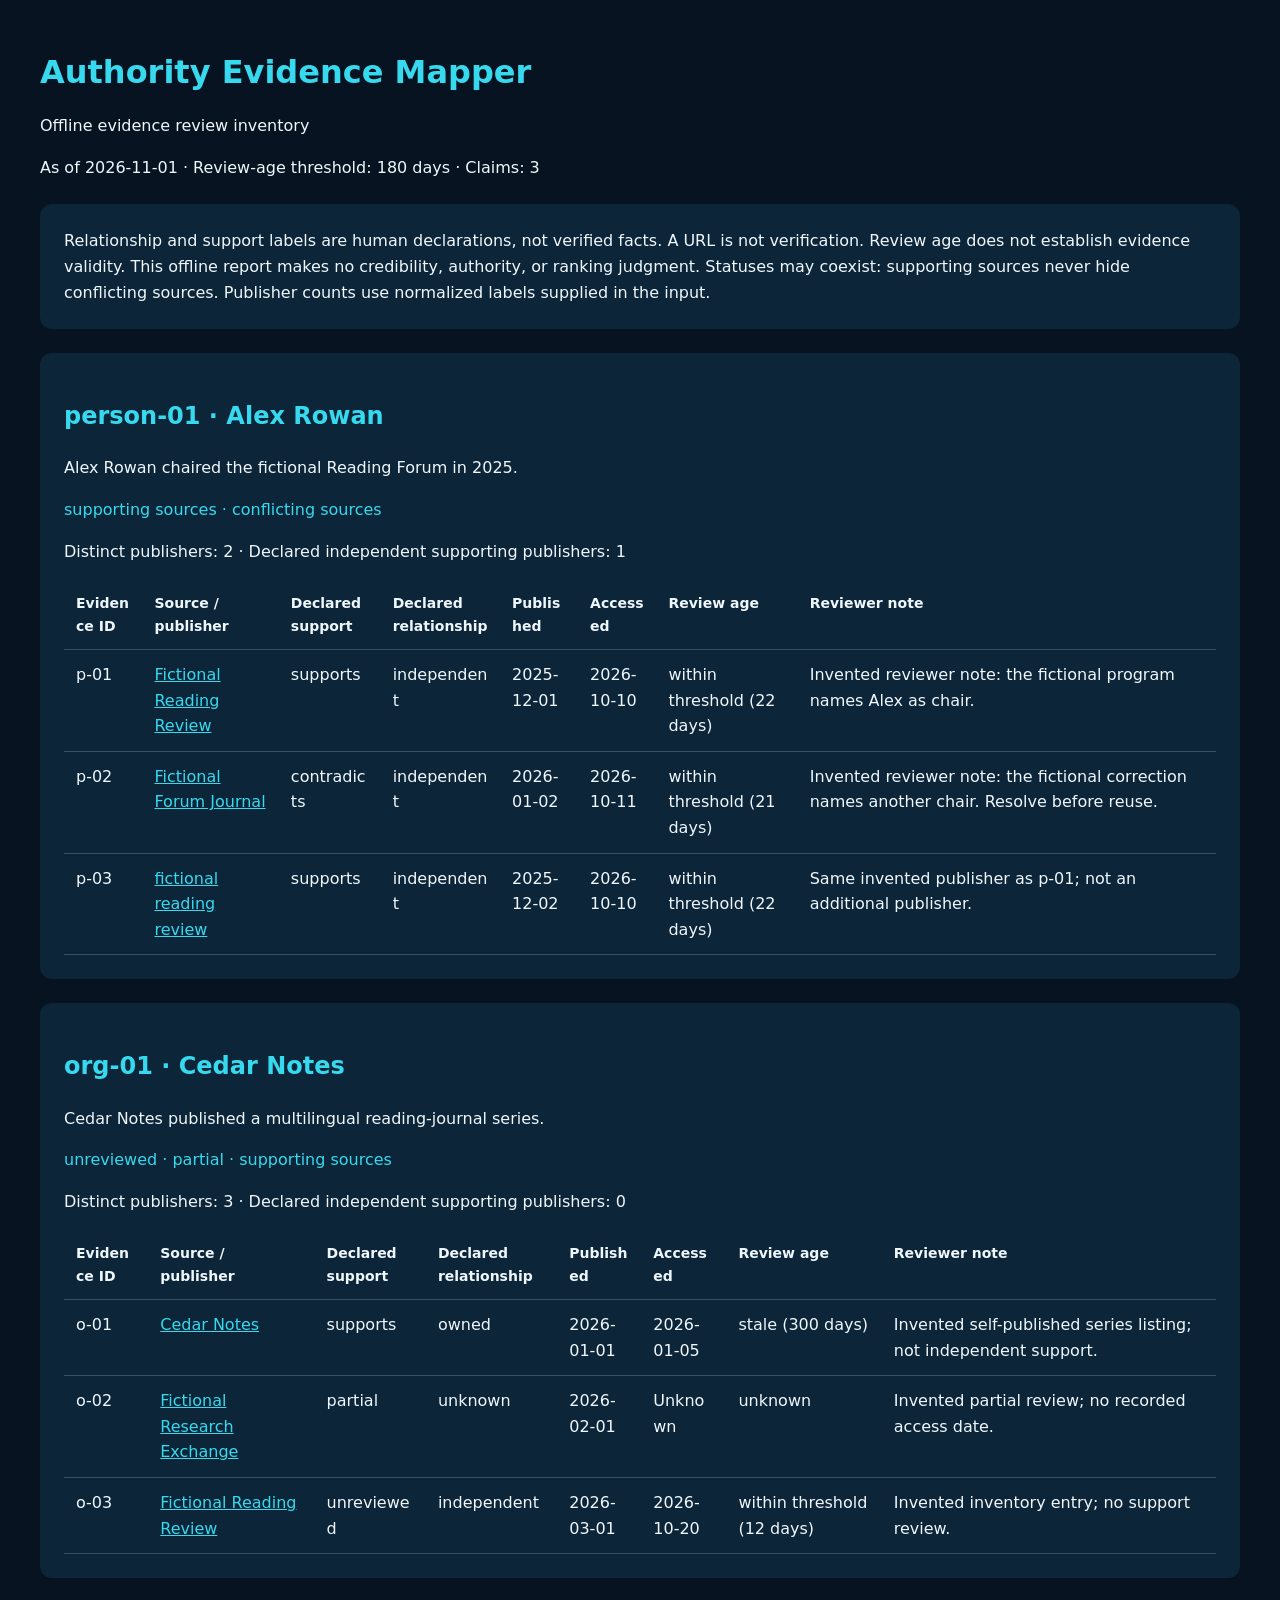
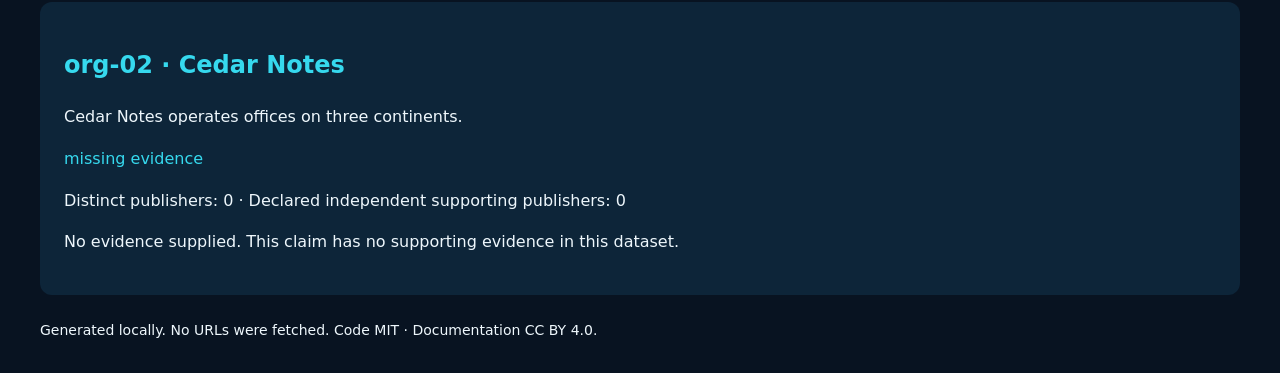
<file: examples/fictional-workflow/reports/evidence/report.html>
<!doctype html><html lang="en"><head><meta charset="utf-8"><meta name="viewport" content="width=device-width, initial-scale=1"><title>Authority Evidence Mapper report</title><style>body{margin:0;background:#081321;color:#eef7fc;font:16px/1.6 system-ui,sans-serif}main{max-width:1200px;margin:auto;padding:32px 20px}h1,h2,a,.status{color:#36d9ee}section,.notice{background:#0d2539;padding:24px;border-radius:12px;margin:24px 0}.scroll{overflow:auto}table{border-collapse:collapse;width:100%;min-width:850px}th,td{text-align:left;vertical-align:top;padding:12px;border-bottom:1px solid #31506a;overflow-wrap:anywhere}th{font-size:14px}a{overflow-wrap:anywhere}h1{line-height:1.2}footer{font-size:14px}</style></head><body><main><h1>Authority Evidence Mapper</h1><p>Offline evidence review inventory</p><p>As of 2026-11-01 · Review-age threshold: 180 days · Claims: 3</p><div class="notice">Relationship and support labels are human declarations, not verified facts. A URL is not verification. Review age does not establish evidence validity. This offline report makes no credibility, authority, or ranking judgment. Statuses may coexist: supporting sources never hide conflicting sources. Publisher counts use normalized labels supplied in the input.</div><section><h2>person-01 · Alex Rowan</h2><p>Alex Rowan chaired the fictional Reading Forum in 2025.</p><p class="status">supporting sources · conflicting sources</p><p>Distinct publishers: 2 · Declared independent supporting publishers: 1</p><div class="scroll"><table><thead><tr><th>Evidence ID</th><th>Source / publisher</th><th>Declared support</th><th>Declared relationship</th><th>Published</th><th>Accessed</th><th>Review age</th><th>Reviewer note</th></tr></thead><tbody><tr><td>p-01</td><td><a href="https://example.net/forum-program" rel="noreferrer">Fictional Reading Review</a></td><td>supports</td><td>independent</td><td>2025-12-01</td><td>2026-10-10</td><td>within threshold (22 days)</td><td>Invented reviewer note: the fictional program names Alex as chair.</td></tr><tr><td>p-02</td><td><a href="https://example.com/forum-correction" rel="noreferrer">Fictional Forum Journal</a></td><td>contradicts</td><td>independent</td><td>2026-01-02</td><td>2026-10-11</td><td>within threshold (21 days)</td><td>Invented reviewer note: the fictional correction names another chair. Resolve before reuse.</td></tr><tr><td>p-03</td><td><a href="https://example.net/forum-summary" rel="noreferrer">fictional reading review</a></td><td>supports</td><td>independent</td><td>2025-12-02</td><td>2026-10-10</td><td>within threshold (22 days)</td><td>Same invented publisher as p-01; not an additional publisher.</td></tr></tbody></table></div></section><section><h2>org-01 · Cedar Notes</h2><p>Cedar Notes published a multilingual reading-journal series.</p><p class="status">unreviewed · partial · supporting sources</p><p>Distinct publishers: 3 · Declared independent supporting publishers: 0</p><div class="scroll"><table><thead><tr><th>Evidence ID</th><th>Source / publisher</th><th>Declared support</th><th>Declared relationship</th><th>Published</th><th>Accessed</th><th>Review age</th><th>Reviewer note</th></tr></thead><tbody><tr><td>o-01</td><td><a href="https://example.org/notes/" rel="noreferrer">Cedar Notes</a></td><td>supports</td><td>owned</td><td>2026-01-01</td><td>2026-01-05</td><td>stale (300 days)</td><td>Invented self-published series listing; not independent support.</td></tr><tr><td>o-02</td><td><a href="https://example.com/research-brief" rel="noreferrer">Fictional Research Exchange</a></td><td>partial</td><td>unknown</td><td>2026-02-01</td><td>Unknown</td><td>unknown</td><td>Invented partial review; no recorded access date.</td></tr><tr><td>o-03</td><td><a href="https://example.net/research-list" rel="noreferrer">Fictional Reading Review</a></td><td>unreviewed</td><td>independent</td><td>2026-03-01</td><td>2026-10-20</td><td>within threshold (12 days)</td><td>Invented inventory entry; no support review.</td></tr></tbody></table></div></section><section><h2>org-02 · Cedar Notes</h2><p>Cedar Notes operates offices on three continents.</p><p class="status">missing evidence</p><p>Distinct publishers: 0 · Declared independent supporting publishers: 0</p><p>No evidence supplied. This claim has no supporting evidence in this dataset.</p></section><footer>Generated locally. No URLs were fetched. Code MIT · Documentation CC BY 4.0.</footer></main></body></html>
</file>
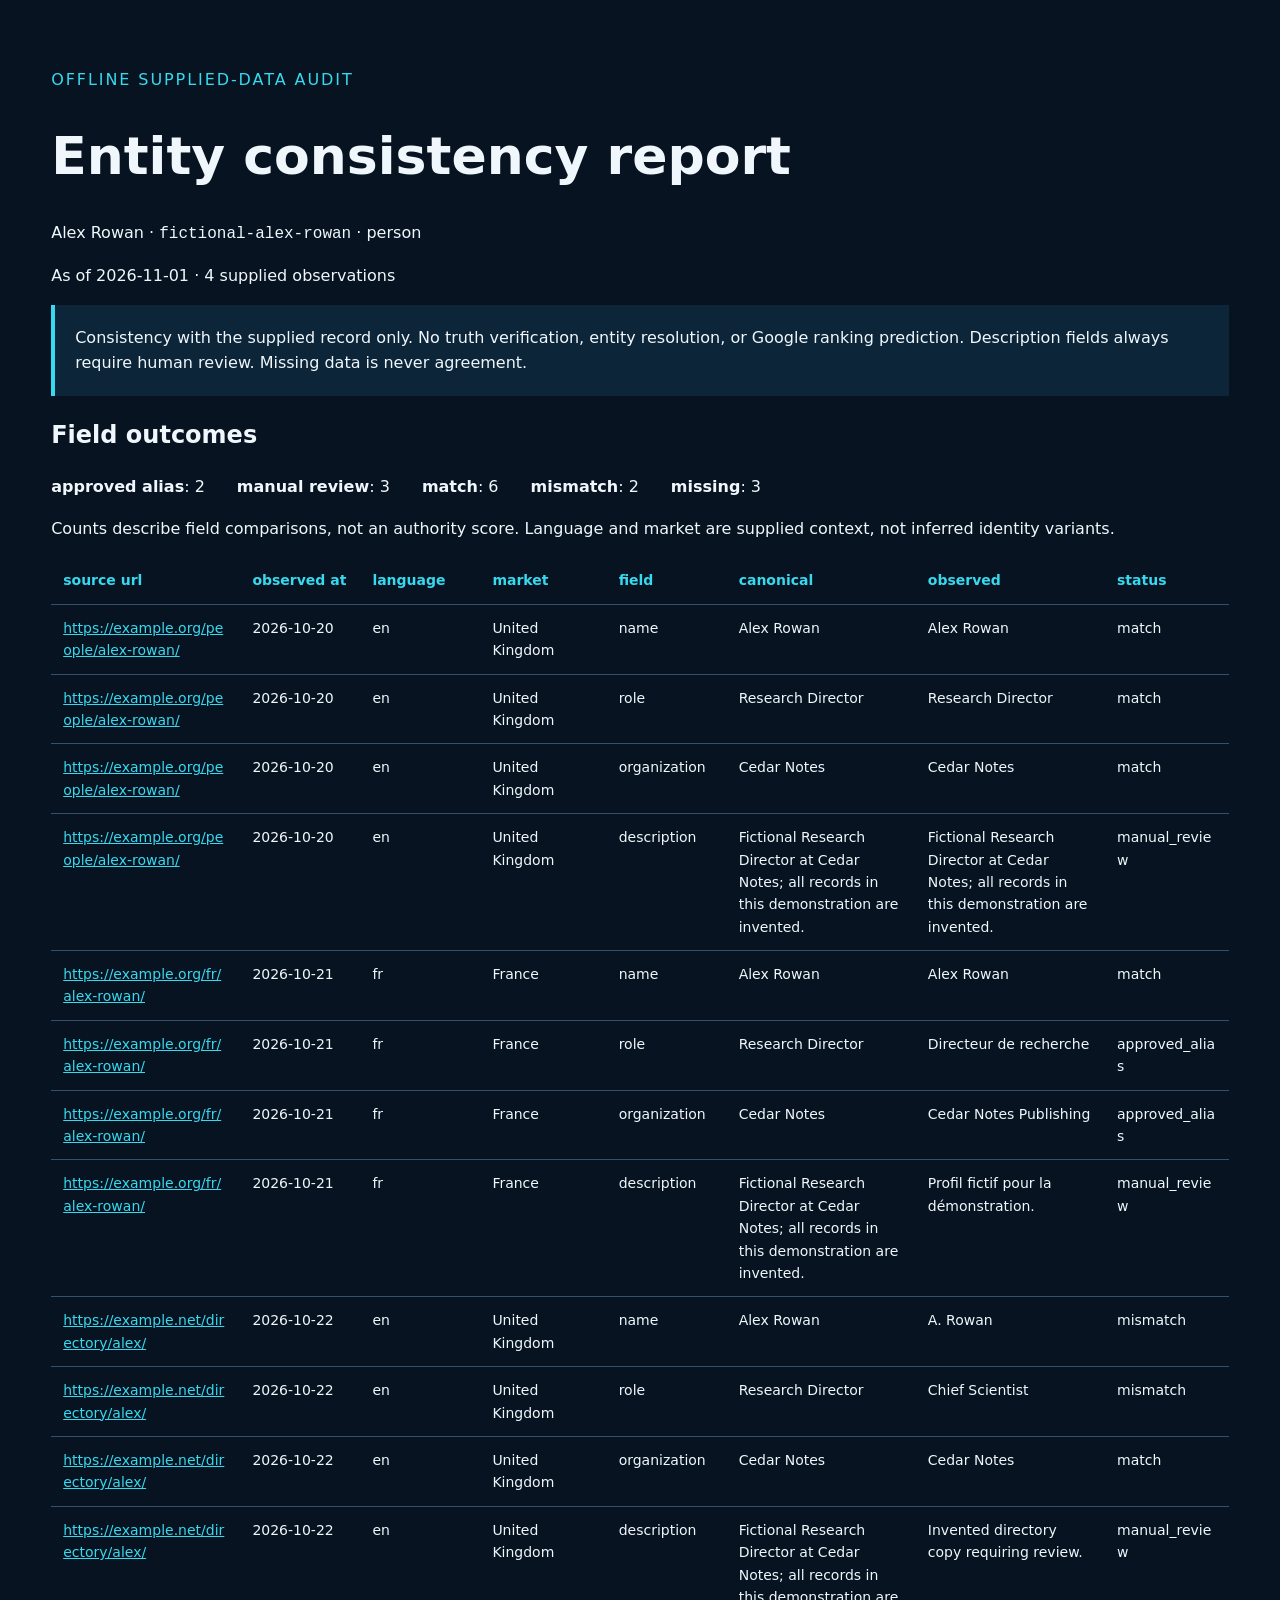
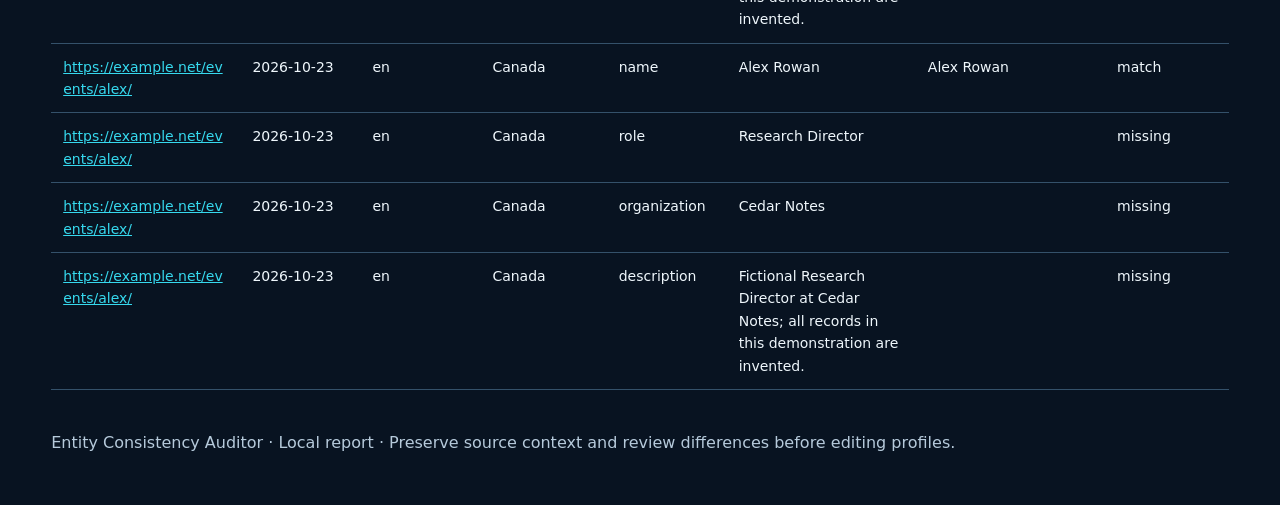
<file: examples/fictional-workflow/reports/identity/report.html>
<!doctype html>
<html lang="en"><head><meta charset="utf-8"><meta name="viewport" content="width=device-width,initial-scale=1"><title>Entity consistency report</title>
<style>:root{color-scheme:dark}*{box-sizing:border-box}body{margin:0;background:#081321;color:#eff7fc;font:16px/1.6 system-ui,sans-serif}main{max-width:1400px;margin:auto;padding:clamp(20px,4vw,64px)}h1{font-size:clamp(30px,5vw,52px);line-height:1.1}h2{font-size:24px}a{color:#36d9ee;overflow-wrap:anywhere}.eyebrow{color:#36d9ee;letter-spacing:.12em;text-transform:uppercase}.notice{border-left:4px solid #36d9ee;padding:20px;background:#0d2539}.table{overflow-x:auto}table{border-collapse:collapse;width:100%;font-size:14px}th,td{padding:12px;text-align:left;vertical-align:top;border-bottom:1px solid #34516a;min-width:120px;overflow-wrap:anywhere;max-width:300px}th{color:#36d9ee}ul{display:flex;flex-wrap:wrap;gap:12px 32px;padding:0;list-style:none}footer{margin-top:40px;color:#b6cadb}code{overflow-wrap:anywhere}</style></head>
<body><main><p class="eyebrow">Offline supplied-data audit</p><h1>Entity consistency report</h1><p>Alex Rowan · <code>fictional-alex-rowan</code> · person</p><p>As of 2026-11-01 · 4 supplied observations</p><p class="notice">Consistency with the supplied record only. No truth verification, entity resolution, or Google ranking prediction. Description fields always require human review. Missing data is never agreement.</p><h2>Field outcomes</h2><ul><li><strong>approved alias</strong>: 2</li><li><strong>manual review</strong>: 3</li><li><strong>match</strong>: 6</li><li><strong>mismatch</strong>: 2</li><li><strong>missing</strong>: 3</li></ul><p>Counts describe field comparisons, not an authority score. Language and market are supplied context, not inferred identity variants.</p><div class="table" role="region" aria-label="Field comparison results" tabindex="0"><table><thead><tr><th scope="col">source url</th><th scope="col">observed at</th><th scope="col">language</th><th scope="col">market</th><th scope="col">field</th><th scope="col">canonical</th><th scope="col">observed</th><th scope="col">status</th></tr></thead><tbody><tr><td><a href="https://example.org/people/alex-rowan/" rel="noopener noreferrer">https://example.org/people/alex-rowan/</a></td><td>2026-10-20</td><td>en</td><td>United Kingdom</td><td>name</td><td>Alex Rowan</td><td>Alex Rowan</td><td>match</td></tr><tr><td><a href="https://example.org/people/alex-rowan/" rel="noopener noreferrer">https://example.org/people/alex-rowan/</a></td><td>2026-10-20</td><td>en</td><td>United Kingdom</td><td>role</td><td>Research Director</td><td>Research Director</td><td>match</td></tr><tr><td><a href="https://example.org/people/alex-rowan/" rel="noopener noreferrer">https://example.org/people/alex-rowan/</a></td><td>2026-10-20</td><td>en</td><td>United Kingdom</td><td>organization</td><td>Cedar Notes</td><td>Cedar Notes</td><td>match</td></tr><tr><td><a href="https://example.org/people/alex-rowan/" rel="noopener noreferrer">https://example.org/people/alex-rowan/</a></td><td>2026-10-20</td><td>en</td><td>United Kingdom</td><td>description</td><td>Fictional Research Director at Cedar Notes; all records in this demonstration are invented.</td><td>Fictional Research Director at Cedar Notes; all records in this demonstration are invented.</td><td>manual_review</td></tr><tr><td><a href="https://example.org/fr/alex-rowan/" rel="noopener noreferrer">https://example.org/fr/alex-rowan/</a></td><td>2026-10-21</td><td>fr</td><td>France</td><td>name</td><td>Alex Rowan</td><td>Alex Rowan</td><td>match</td></tr><tr><td><a href="https://example.org/fr/alex-rowan/" rel="noopener noreferrer">https://example.org/fr/alex-rowan/</a></td><td>2026-10-21</td><td>fr</td><td>France</td><td>role</td><td>Research Director</td><td>Directeur de recherche</td><td>approved_alias</td></tr><tr><td><a href="https://example.org/fr/alex-rowan/" rel="noopener noreferrer">https://example.org/fr/alex-rowan/</a></td><td>2026-10-21</td><td>fr</td><td>France</td><td>organization</td><td>Cedar Notes</td><td>Cedar Notes Publishing</td><td>approved_alias</td></tr><tr><td><a href="https://example.org/fr/alex-rowan/" rel="noopener noreferrer">https://example.org/fr/alex-rowan/</a></td><td>2026-10-21</td><td>fr</td><td>France</td><td>description</td><td>Fictional Research Director at Cedar Notes; all records in this demonstration are invented.</td><td>Profil fictif pour la démonstration.</td><td>manual_review</td></tr><tr><td><a href="https://example.net/directory/alex/" rel="noopener noreferrer">https://example.net/directory/alex/</a></td><td>2026-10-22</td><td>en</td><td>United Kingdom</td><td>name</td><td>Alex Rowan</td><td>A. Rowan</td><td>mismatch</td></tr><tr><td><a href="https://example.net/directory/alex/" rel="noopener noreferrer">https://example.net/directory/alex/</a></td><td>2026-10-22</td><td>en</td><td>United Kingdom</td><td>role</td><td>Research Director</td><td>Chief Scientist</td><td>mismatch</td></tr><tr><td><a href="https://example.net/directory/alex/" rel="noopener noreferrer">https://example.net/directory/alex/</a></td><td>2026-10-22</td><td>en</td><td>United Kingdom</td><td>organization</td><td>Cedar Notes</td><td>Cedar Notes</td><td>match</td></tr><tr><td><a href="https://example.net/directory/alex/" rel="noopener noreferrer">https://example.net/directory/alex/</a></td><td>2026-10-22</td><td>en</td><td>United Kingdom</td><td>description</td><td>Fictional Research Director at Cedar Notes; all records in this demonstration are invented.</td><td>Invented directory copy requiring review.</td><td>manual_review</td></tr><tr><td><a href="https://example.net/events/alex/" rel="noopener noreferrer">https://example.net/events/alex/</a></td><td>2026-10-23</td><td>en</td><td>Canada</td><td>name</td><td>Alex Rowan</td><td>Alex Rowan</td><td>match</td></tr><tr><td><a href="https://example.net/events/alex/" rel="noopener noreferrer">https://example.net/events/alex/</a></td><td>2026-10-23</td><td>en</td><td>Canada</td><td>role</td><td>Research Director</td><td></td><td>missing</td></tr><tr><td><a href="https://example.net/events/alex/" rel="noopener noreferrer">https://example.net/events/alex/</a></td><td>2026-10-23</td><td>en</td><td>Canada</td><td>organization</td><td>Cedar Notes</td><td></td><td>missing</td></tr><tr><td><a href="https://example.net/events/alex/" rel="noopener noreferrer">https://example.net/events/alex/</a></td><td>2026-10-23</td><td>en</td><td>Canada</td><td>description</td><td>Fictional Research Director at Cedar Notes; all records in this demonstration are invented.</td><td></td><td>missing</td></tr></tbody></table></div><footer>Entity Consistency Auditor · Local report · Preserve source context and review differences before editing profiles.</footer></main></body></html>
</file>
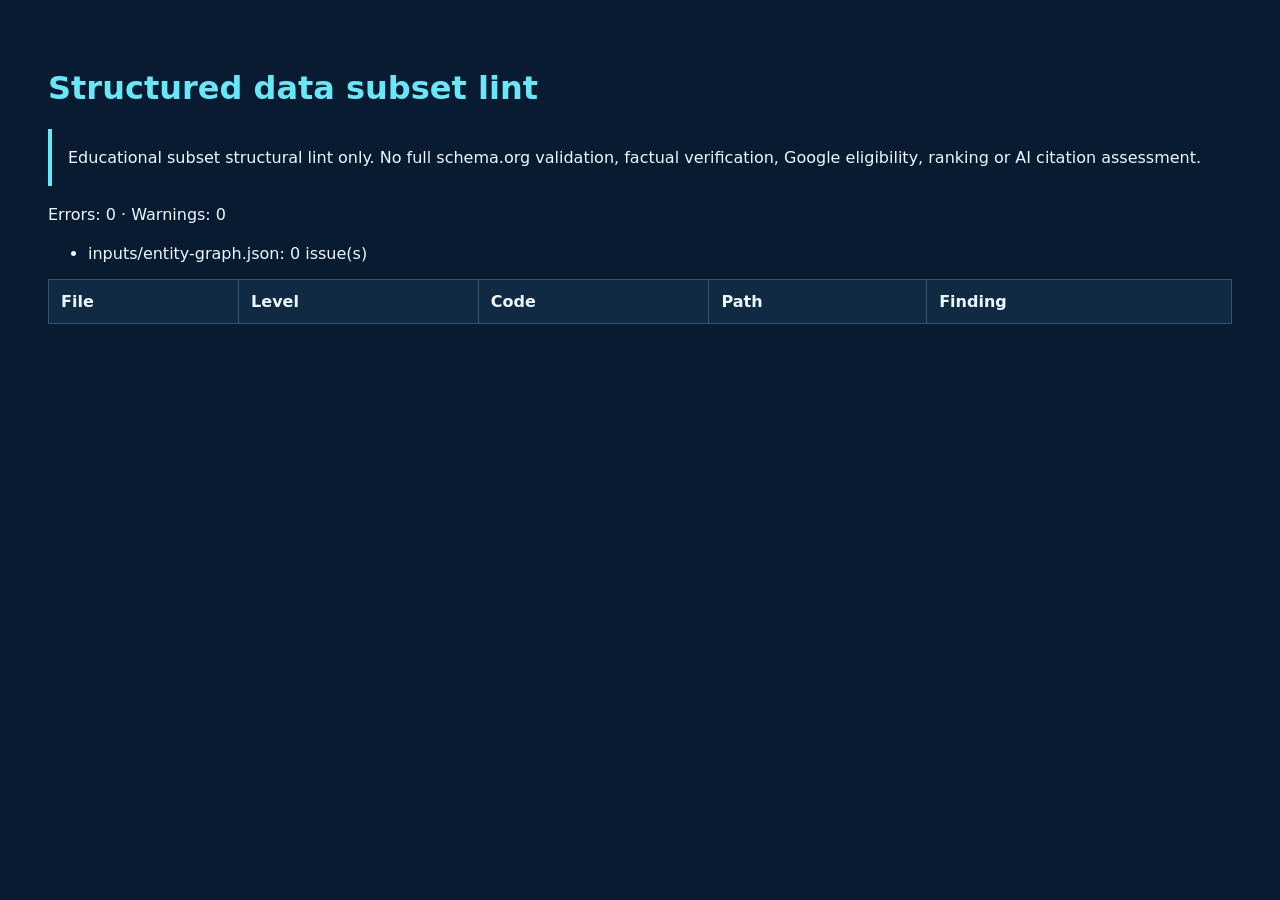
<file: examples/fictional-workflow/reports/structured-data/report.html>
<!doctype html><html lang="en"><meta charset="utf-8"><meta name="viewport" content="width=device-width,initial-scale=1"><title>Structured data subset lint report</title><style>body{font:16px system-ui;background:#081b30;color:#edf7ff;margin:0;padding:clamp(1rem,4vw,3rem)}main{max-width:1200px;margin:auto}h1{color:#67e8f9}table{border-collapse:collapse;width:100%;background:#102a43}td,th{text-align:left;padding:12px;border:1px solid #36546b;overflow-wrap:anywhere}section{overflow:auto}p{line-height:1.6}.notice{border-left:4px solid #67e8f9;padding:1rem}</style><main><h1>Structured data subset lint</h1><p class="notice">Educational subset structural lint only. No full schema.org validation, factual verification, Google eligibility, ranking or AI citation assessment.</p><p>Errors: 0 · Warnings: 0</p><ul><li>inputs/entity-graph.json: 0 issue(s)</li></ul><section><table><thead><tr><th>File</th><th>Level</th><th>Code</th><th>Path</th><th>Finding</th></tr></thead><tbody></tbody></table></section></main></html>
</file>
